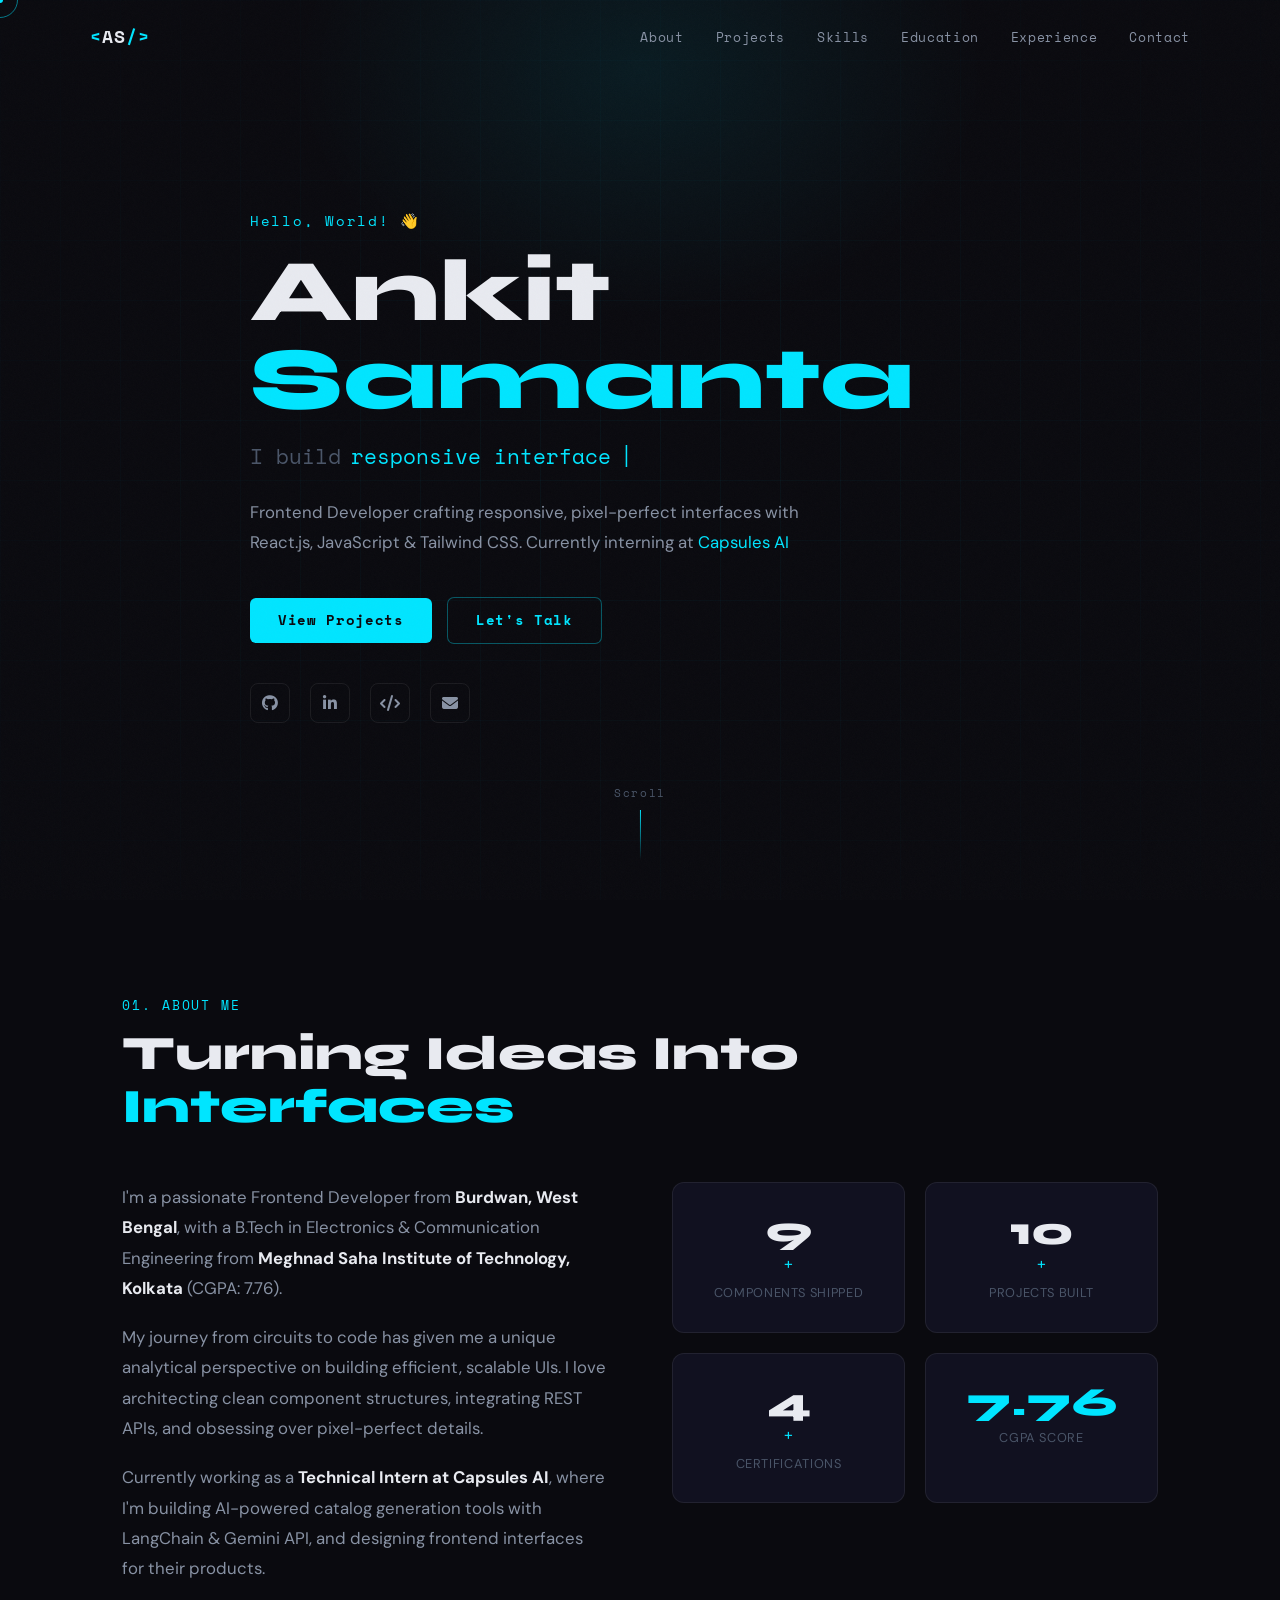
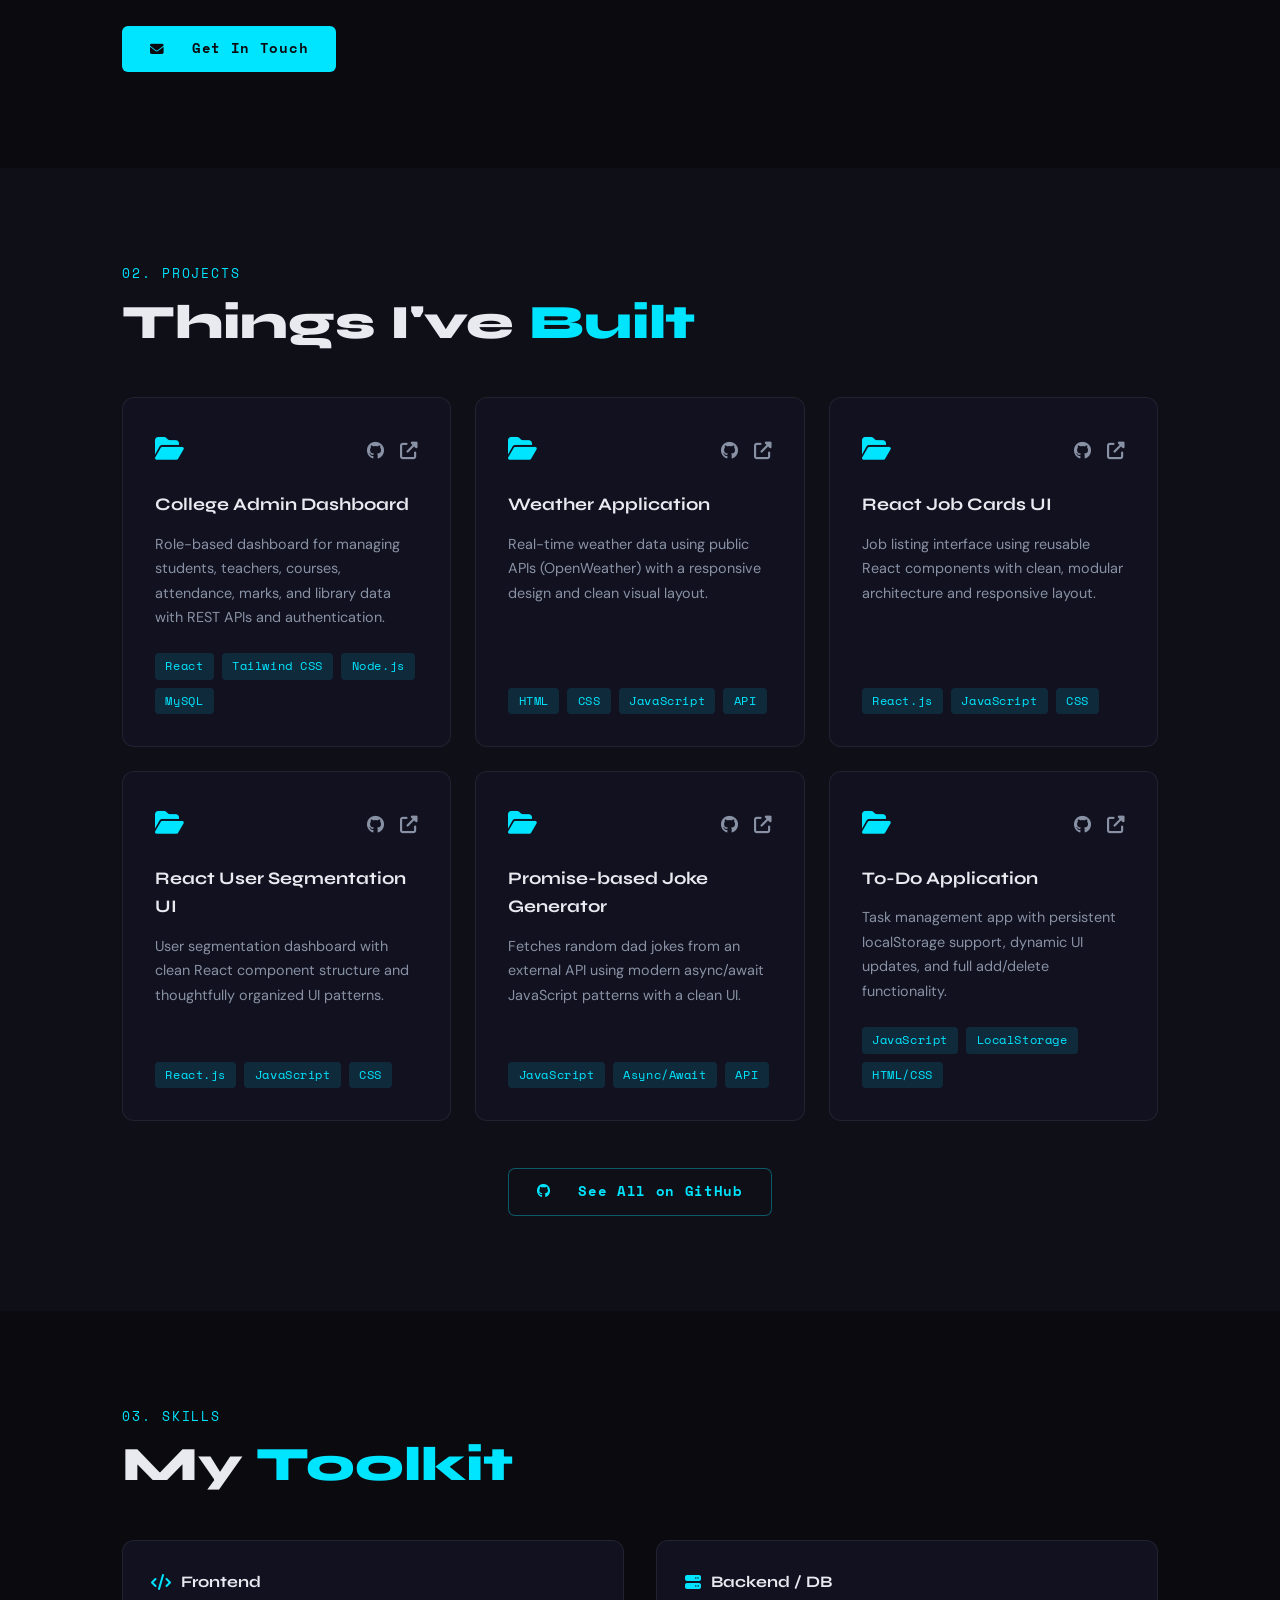
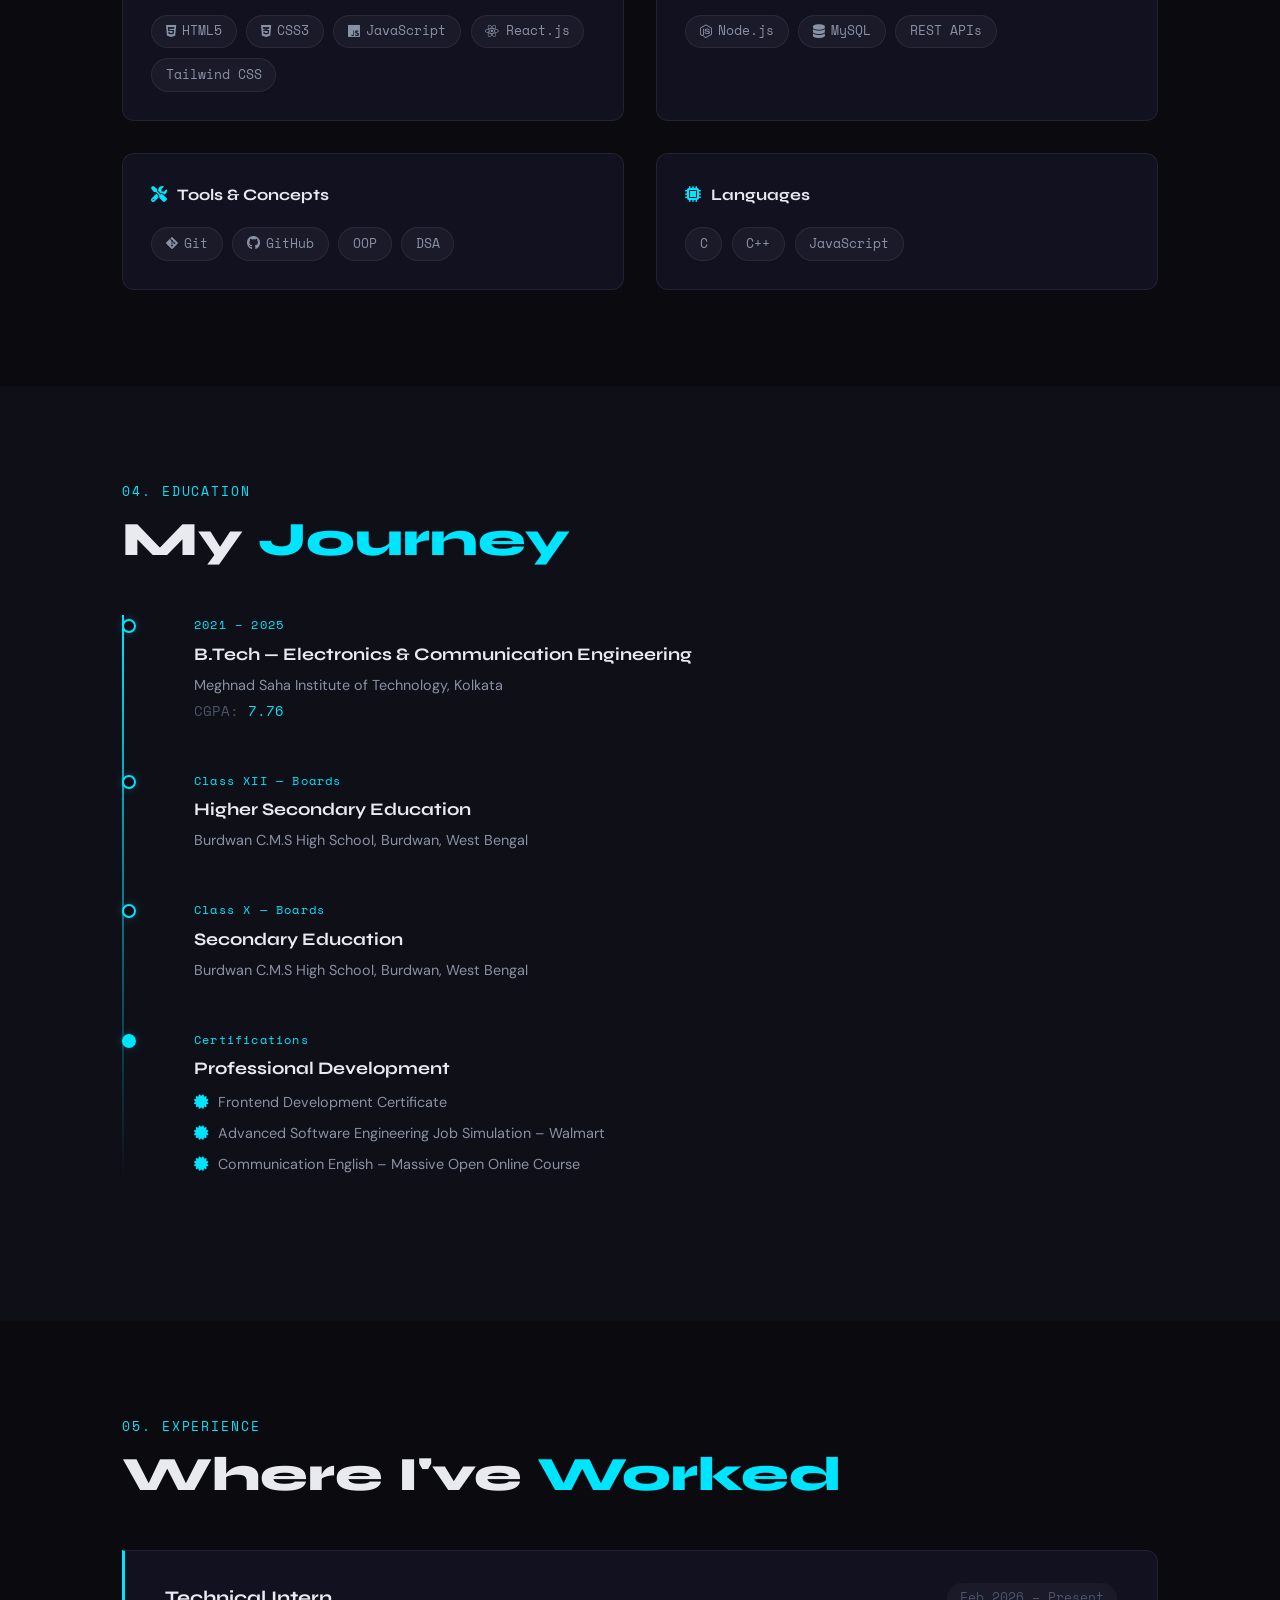
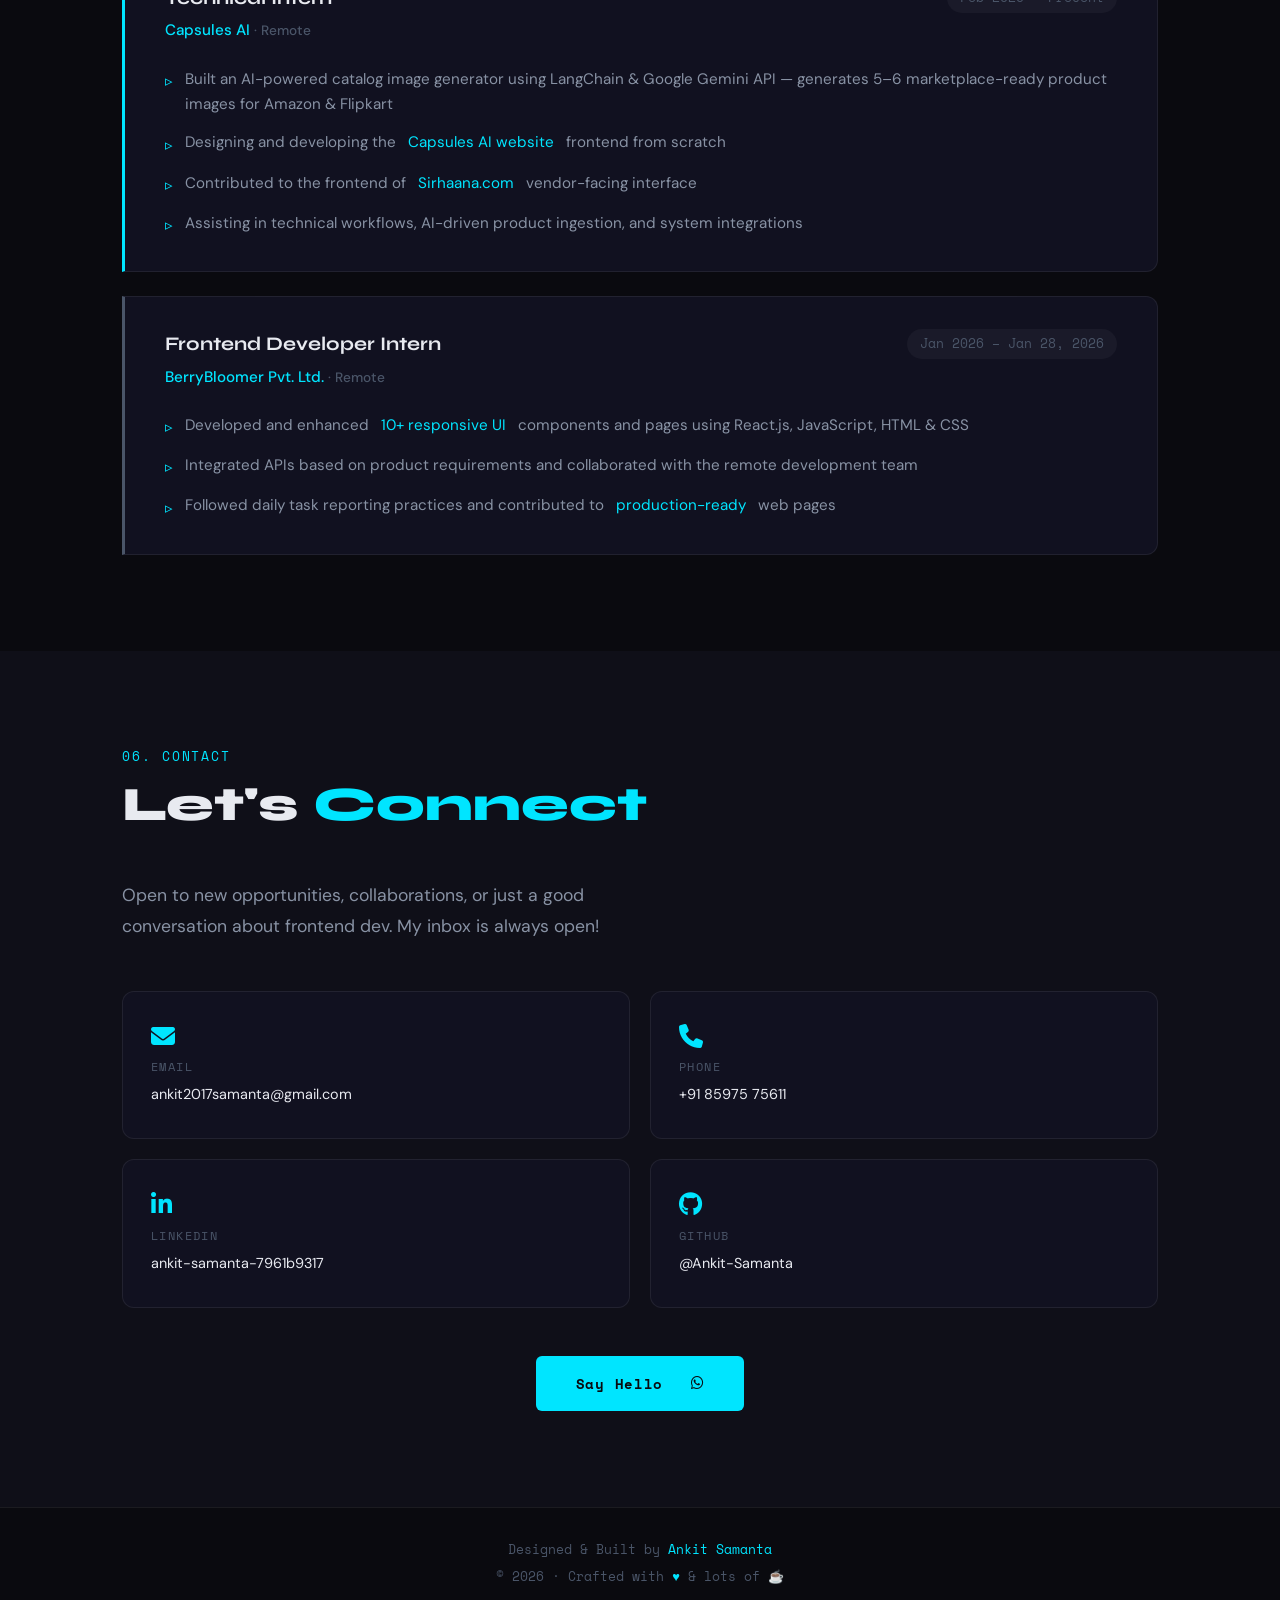
<file: index.html>
<!DOCTYPE html>
<html lang="en">
  <head>
    <meta charset="UTF-8" />
    <meta name="viewport" content="width=device-width, initial-scale=1.0" />
    <meta name="description" content="Ankit Samanta — Frontend Developer Portfolio" />
    <title>Ankit Samanta | Frontend Developer</title>

    <!-- Google Fonts -->
    <link rel="preconnect" href="https://fonts.googleapis.com" />
    <link rel="preconnect" href="https://fonts.gstatic.com" crossorigin />
    <link
      href="https://fonts.googleapis.com/css2?family=Space+Mono:wght@400;700&family=Syne:wght@400;500;600;700;800&family=DM+Sans:wght@300;400;500&display=swap"
      rel="stylesheet"
    />

    <!-- Icons -->
    <link
      rel="stylesheet"
      href="https://cdnjs.cloudflare.com/ajax/libs/font-awesome/6.5.0/css/all.min.css"
    />

    <!-- Stylesheets -->
    <link rel="stylesheet" href="css/reset.css" />
    <link rel="stylesheet" href="css/variables.css" />
    <link rel="stylesheet" href="css/layout.css" />
    <link rel="stylesheet" href="css/components.css" />
    <link rel="stylesheet" href="css/animations.css" />
    <link rel="stylesheet" href="css/responsive.css" />
  </head>
  <body>

    <!-- CURSOR -->
    <div class="cursor-dot" id="cursorDot"></div>
    <div class="cursor-outline" id="cursorOutline"></div>

    <!-- NOISE OVERLAY -->
    <div class="noise-overlay" aria-hidden="true"></div>

   <!-- ========== NAVBAR ========== -->
    <header class="navbar" id="navbar">
      <div class="nav-container">
        <a href="#hero" class="nav-logo">
          <span class="logo-bracket">&lt;</span>AS<span class="logo-bracket">/&gt;</span>
        </a>
        <nav class="nav-links" id="navLinks">
          <a href="#about" class="nav-link" data-text="About">About</a>
          <a href="#projects" class="nav-link" data-text="Projects">Projects</a>
          <a href="#skills" class="nav-link" data-text="Skills">Skills</a>
          <a href="#education" class="nav-link" data-text="Education">Education</a>
          <a href="#experience" class="nav-link" data-text="Experience">Experience</a>
          <a href="#contact" class="nav-link" data-text="Contact">Contact</a>
        </nav>
        <button class="hamburger" id="hamburger" aria-label="Toggle menu">
          <span></span><span></span><span></span>
        </button>
      </div>
    </header>

    <!-- ========== HERO ========== -->
    <section class="hero" id="hero">
      <div class="hero-bg-grid" aria-hidden="true"></div>
      <div class="hero-glow" aria-hidden="true"></div>

      <div class="hero-content">
        <p class="hero-greeting reveal-up" style="--delay: 0s">Hello, World! 👋</p>
        <h1 class="hero-name reveal-up" style="--delay: 0.15s">
          Ankit <span class="accent-text">Samanta</span>
        </h1>
        <div class="hero-role-wrapper reveal-up" style="--delay: 0.3s">
          <span class="hero-role-prefix">I build</span>
          <span class="hero-typewriter" id="typewriter"></span>
          <span class="cursor-blink">|</span>
        </div>
        <p class="hero-bio reveal-up" style="--delay: 0.45s">
          Frontend Developer crafting responsive, pixel-perfect interfaces with
          React.js, JavaScript &amp; Tailwind CSS. Currently interning at
          <span class="accent-text">Capsules AI</span>
        </p>
        <div class="hero-cta-group reveal-up" style="--delay: 0.6s">
          <a href="#projects" class="btn btn-primary">View Projects</a>
          <a href="#contact" class="btn btn-ghost">Let's Talk</a>
        </div>
        <div class="hero-socials reveal-up" style="--delay: 0.75s">
          <a href="https://github.com/Ankit-Samanta" target="_blank" rel="noopener" class="social-icon" aria-label="GitHub">
            <i class="fab fa-github"></i>
          </a>
          <a href="https://www.linkedin.com/in/ankit-samanta-7961b9317/" target="_blank" rel="noopener" class="social-icon" aria-label="LinkedIn">
            <i class="fab fa-linkedin-in"></i>
          </a>
          <a href="https://leetcode.com/u/Ankit_Samanta/" target="_blank" rel="noopener" class="social-icon" aria-label="LeetCode">
            <i class="fas fa-code"></i>
          </a>
          <a href="mailto:ankit2017samanta@gmail.com" class="social-icon" aria-label="Email">
            <i class="fas fa-envelope"></i>
          </a>
        </div>
      </div>

      <div class="hero-scroll-indicator">
        <span>Scroll</span>
        <div class="scroll-line"></div>
      </div>
    </section>

   
    <!-- ========== ABOUT ========== -->
    <section class="section" id="about">
      <div class="container">
        <div class="section-label reveal-up">01. About Me</div>
        <h2 class="section-title reveal-up">Turning Ideas Into<br /><span class="accent-text">Interfaces</span></h2>
 
        <div class="about-grid">
          <div class="about-text reveal-up">
            <p>
              I'm a passionate Frontend Developer from <strong>Burdwan, West Bengal</strong>,
              with a B.Tech in Electronics &amp; Communication Engineering from
              <strong>Meghnad Saha Institute of Technology, Kolkata</strong> (CGPA: 7.76).
            </p>
            <p>
              My journey from circuits to code has given me a unique analytical perspective
              on building efficient, scalable UIs. I love architecting clean component
              structures, integrating REST APIs, and obsessing over pixel-perfect details.
            </p>
            <p>
              Currently working as a <strong>Technical Intern at Capsules AI</strong>, where I'm
              building AI-powered catalog generation tools with LangChain &amp; Gemini API,
              and designing frontend interfaces for their products.
            </p>
            <a href="mailto:ankit2017samanta@gmail.com" class="btn btn-primary" style="margin-top:1.5rem;">
              <i class="fas fa-envelope"></i> &nbsp; Get In Touch
            </a>
          </div>
 
          <div class="about-stats reveal-up" style="--delay: 0.2s">
            <div class="stat-card">
              <span class="stat-number" data-target="10">0</span><span class="accent-text">+</span>
              <span class="stat-label">Components Shipped</span>
            </div>
            <div class="stat-card">
              <span class="stat-number" data-target="11">0</span><span class="accent-text">+</span>
              <span class="stat-label">Projects Built</span>
            </div>
            <div class="stat-card">
              <span class="stat-number" data-target="5">0</span><span class="accent-text">+</span>
              <span class="stat-label">Certifications</span>
            </div>
            <div class="stat-card">
              <span class="stat-cgpa">7.76</span>
              <span class="stat-label">CGPA Score</span>
            </div>
          </div>
        </div>
      </div>
    </section>

    <!-- ========== PROJECTS ========== -->
    <section class="section section-alt" id="projects">
      <div class="container">
        <div class="section-label reveal-up">02. Projects</div>
        <h2 class="section-title reveal-up">Things I've <span class="accent-text">Built</span></h2>

        <div class="projects-grid" id="projectsGrid">

          <!-- Project 1 -->
          <article class="project-card reveal-up" style="--delay: 0s">
            <div class="project-card-inner">
              <div class="project-top">
                <span class="project-folder"><i class="fas fa-folder-open"></i></span>
                <div class="project-links">
                  <a href="https://github.com/Ankit-Samanta/college-admin-dashboard" target="_blank" rel="noopener" title="GitHub"><i class="fab fa-github"></i></a>
                  <a href="https://college-admin-dashboard-production.up.railway.app/" target="_blank" rel="noopener" title="Live Demo"><i class="fas fa-external-link-alt"></i></a>
                </div>
              </div>
              <h3 class="project-title">College Admin Dashboard</h3>
              <p class="project-desc">Role-based dashboard for managing students, teachers, courses, attendance, marks, and library data with REST APIs and authentication.</p>
              <div class="project-tags">
                <span class="tag">React</span>
                <span class="tag">Tailwind CSS</span>
                <span class="tag">Node.js</span>
                <span class="tag">MySQL</span>
              </div>
            </div>
          </article>

          <!-- Project 2 -->
          <article class="project-card reveal-up" style="--delay: 0.1s">
            <div class="project-card-inner">
              <div class="project-top">
                <span class="project-folder"><i class="fas fa-folder-open"></i></span>
                <div class="project-links">
                  <a href="https://github.com/Ankit-Samanta/weather-app" target="_blank" rel="noopener" title="GitHub"><i class="fab fa-github"></i></a>
                  <a href="https://weather-application-ankit.netlify.app/" target="_blank" rel="noopener" title="Live Demo"><i class="fas fa-external-link-alt"></i></a>
                </div>
              </div>
              <h3 class="project-title">Weather Application</h3>
              <p class="project-desc">Real-time weather data using public APIs (OpenWeather) with a responsive design and clean visual layout.</p>
              <div class="project-tags">
                <span class="tag">HTML</span>
                <span class="tag">CSS</span>
                <span class="tag">JavaScript</span>
                <span class="tag">API</span>
              </div>
            </div>
          </article>

          <!-- Project 3 -->
          <article class="project-card reveal-up" style="--delay: 0.2s">
            <div class="project-card-inner">
              <div class="project-top">
                <span class="project-folder"><i class="fas fa-folder-open"></i></span>
                <div class="project-links">
                  <a href="https://github.com/Ankit-Samanta/react-job-cards-ui" target="_blank" rel="noopener" title="GitHub"><i class="fab fa-github"></i></a>
                  <a href="https://react-job-cards-ui-git-main-ankit-samantas-projects.vercel.app/" target="_blank" rel="noopener" title="Live Demo"><i class="fas fa-external-link-alt"></i></a>
                </div>
              </div>
              <h3 class="project-title">React Job Cards UI</h3>
              <p class="project-desc">Job listing interface using reusable React components with clean, modular architecture and responsive layout.</p>
              <div class="project-tags">
                <span class="tag">React.js</span>
                <span class="tag">JavaScript</span>
                <span class="tag">CSS</span>
              </div>
            </div>
          </article>

          <!-- Project 4 -->
          <article class="project-card reveal-up" style="--delay: 0.3s">
            <div class="project-card-inner">
              <div class="project-top">
                <span class="project-folder"><i class="fas fa-folder-open"></i></span>
                <div class="project-links">
                  <a href="https://github.com/Ankit-Samanta/react-user-segmentation-ui" target="_blank" rel="noopener" title="GitHub"><i class="fab fa-github"></i></a>
                  <a href="https://react-user-segmentation-ui-ankit-samantas-projects.vercel.app/" target="_blank" rel="noopener" title="Live Demo"><i class="fas fa-external-link-alt"></i></a>
                </div>
              </div>
              <h3 class="project-title">React User Segmentation UI</h3>
              <p class="project-desc">User segmentation dashboard with clean React component structure and thoughtfully organized UI patterns.</p>
              <div class="project-tags">
                <span class="tag">React.js</span>
                <span class="tag">JavaScript</span>
                <span class="tag">CSS</span>
              </div>
            </div>
          </article>

          <!-- Project 5 -->
          <article class="project-card reveal-up" style="--delay: 0.4s">
            <div class="project-card-inner">
              <div class="project-top">
                <span class="project-folder"><i class="fas fa-folder-open"></i></span>
                <div class="project-links">
                  <a href="https://github.com/Ankit-Samanta/promises-joke-generator" target="_blank" rel="noopener" title="GitHub"><i class="fab fa-github"></i></a>
                  <a href="https://promises-joke-generator-ankit.netlify.app/" target="_blank" rel="noopener" title="Live Demo"><i class="fas fa-external-link-alt"></i></a>
                </div>
              </div>
              <h3 class="project-title">Promise-based Joke Generator</h3>
              <p class="project-desc">Fetches random dad jokes from an external API using modern async/await JavaScript patterns with a clean UI.</p>
              <div class="project-tags">
                <span class="tag">JavaScript</span>
                <span class="tag">Async/Await</span>
                <span class="tag">API</span>
              </div>
            </div>
          </article>

          <!-- Project 6 -->
          <article class="project-card reveal-up" style="--delay: 0.5s">
            <div class="project-card-inner">
              <div class="project-top">
                <span class="project-folder"><i class="fas fa-folder-open"></i></span>
                <div class="project-links">
                  <a href="https://github.com/Ankit-Samanta/todo-localstorage-app" target="_blank" rel="noopener" title="GitHub"><i class="fab fa-github"></i></a>
                  <a href="https://todo-application-ankit.netlify.app/" target="_blank" rel="noopener" title="Live Demo"><i class="fas fa-external-link-alt"></i></a>
                </div>
              </div>
              <h3 class="project-title">To-Do Application</h3>
              <p class="project-desc">Task management app with persistent localStorage support, dynamic UI updates, and full add/delete functionality.</p>
              <div class="project-tags">
                <span class="tag">JavaScript</span>
                <span class="tag">LocalStorage</span>
                <span class="tag">HTML/CSS</span>
              </div>
            </div>
          </article>

        </div>

        <div class="projects-more reveal-up">
          <a href="https://github.com/Ankit-Samanta" target="_blank" rel="noopener" class="btn btn-ghost">
            <i class="fab fa-github"></i> &nbsp; See All on GitHub
          </a>
        </div>
      </div>
    </section>

    <!-- ========== SKILLS ========== -->
    <section class="section" id="skills">
      <div class="container">
        <div class="section-label reveal-up">03. Skills</div>
        <h2 class="section-title reveal-up">My <span class="accent-text">Toolkit</span></h2>

        <div class="skills-grid">

          <div class="skill-category reveal-up" style="--delay: 0s">
            <h3 class="skill-cat-title"><i class="fas fa-code"></i> Frontend</h3>
            <div class="skill-pills">
              <span class="skill-pill"><i class="fab fa-html5"></i> HTML5</span>
              <span class="skill-pill"><i class="fab fa-css3-alt"></i> CSS3</span>
              <span class="skill-pill"><i class="fab fa-js"></i> JavaScript</span>
              <span class="skill-pill"><i class="fab fa-react"></i> React.js</span>
              <span class="skill-pill">Tailwind CSS</span>
            </div>
          </div>

          <div class="skill-category reveal-up" style="--delay: 0.1s">
            <h3 class="skill-cat-title"><i class="fas fa-server"></i> Backend / DB</h3>
            <div class="skill-pills">
              <span class="skill-pill"><i class="fab fa-node-js"></i> Node.js</span>
              <span class="skill-pill"><i class="fas fa-database"></i> MySQL</span>
              <span class="skill-pill">REST APIs</span>
            </div>
          </div>

          <div class="skill-category reveal-up" style="--delay: 0.2s">
            <h3 class="skill-cat-title"><i class="fas fa-tools"></i> Tools & Concepts</h3>
            <div class="skill-pills">
              <span class="skill-pill"><i class="fab fa-git-alt"></i> Git</span>
              <span class="skill-pill"><i class="fab fa-github"></i> GitHub</span>
              <span class="skill-pill">OOP</span>
              <span class="skill-pill">DSA</span>
            </div>
          </div>

          <div class="skill-category reveal-up" style="--delay: 0.3s">
            <h3 class="skill-cat-title"><i class="fas fa-microchip"></i> Languages</h3>
            <div class="skill-pills">
              <span class="skill-pill">C</span>
              <span class="skill-pill">C++</span>
              <span class="skill-pill">JavaScript</span>
            </div>
          </div>

        </div>
      </div>
    </section>

    <!-- ========== EDUCATION ========== -->
    <section class="section section-alt" id="education">
      <div class="container">
        <div class="section-label reveal-up">04. Education</div>
        <h2 class="section-title reveal-up">My <span class="accent-text">Journey</span></h2>

        <div class="timeline">

          <div class="timeline-item reveal-up" style="--delay: 0s">
            <div class="timeline-dot"></div>
            <div class="timeline-content">
              <span class="timeline-year">2021 – 2025</span>
              <h3 class="timeline-title">B.Tech — Electronics & Communication Engineering</h3>
              <p class="timeline-org">Meghnad Saha Institute of Technology, Kolkata</p>
              <p class="timeline-detail">CGPA: <span class="accent-text">7.76</span></p>
            </div>
          </div>

          <div class="timeline-item reveal-up" style="--delay: 0.15s">
            <div class="timeline-dot"></div>
            <div class="timeline-content">
              <span class="timeline-year">Class XII — Boards</span>
              <h3 class="timeline-title">Higher Secondary Education</h3>
              <p class="timeline-org">Burdwan C.M.S High School, Burdwan, West Bengal</p>
            </div>
          </div>

          <div class="timeline-item reveal-up" style="--delay: 0.3s">
            <div class="timeline-dot"></div>
            <div class="timeline-content">
              <span class="timeline-year">Class X — Boards</span>
              <h3 class="timeline-title">Secondary Education</h3>
              <p class="timeline-org">Burdwan C.M.S High School, Burdwan, West Bengal</p>
            </div>
          </div>

          <div class="timeline-item reveal-up certifications" style="--delay: 0.45s">
            <div class="timeline-dot timeline-dot--accent"></div>
            <div class="timeline-content">
              <span class="timeline-year">Certifications</span>
              <h3 class="timeline-title">Professional Development</h3>
              <ul class="cert-list">
                <li><i class="fas fa-certificate"></i> Frontend Development Certificate</li>
                <li><i class="fas fa-certificate"></i> Advanced Software Engineering Job Simulation – Walmart</li>
                <li><i class="fas fa-certificate"></i> Communication English – Massive Open Online Course</li>
              </ul>
            </div>
          </div>

        </div>
      </div>
    </section>

    
    <!-- ========== EXPERIENCE ========== -->
    <section class="section" id="experience">
      <div class="container">
        <div class="section-label reveal-up">05. Experience</div>
        <h2 class="section-title reveal-up">Where I've <span class="accent-text">Worked</span></h2>
        <!-- Capsules AI — Current -->
        <div class="exp-card reveal-up" style="--delay: 0s">
          <div class="exp-header">
            <div>
              <h3 class="exp-title">Technical Intern</h3>
              <p class="exp-company">Capsules AI <span class="exp-type">· Remote</span></p>
            </div>
            <span class="exp-period">Feb 2026 – Present</span>
          </div>
          <ul class="exp-bullets">
            <li>Built an AI-powered catalog image generator using LangChain &amp; Google Gemini API — generates 5–6 marketplace-ready product images for Amazon &amp; Flipkart</li>
            <li>Designing and developing the <span class="accent-text">Capsules AI website</span> frontend from scratch</li>
            <li>Contributed to the frontend of <span class="accent-text">Sirhaana.com</span> vendor-facing interface</li>
            <li>Assisting in technical workflows, AI-driven product ingestion, and system integrations</li>
          </ul>
        </div>
 
        <!-- BerryBloomer — Completed -->
        <div class="exp-card completed reveal-up" style="--delay: 0.15s; margin-top: 1.5rem;">
          <div class="exp-header">
            <div>
              <h3 class="exp-title">Frontend Developer Intern</h3>
              <p class="exp-company">BerryBloomer Pvt. Ltd. <span class="exp-type">· Remote</span></p>
            </div>
            <span class="exp-period">Jan 2026 – Jan 28, 2026</span>
          </div>
          <ul class="exp-bullets">
            <li>Developed and enhanced <span class="accent-text">10+ responsive UI</span> components and pages using React.js, JavaScript, HTML &amp; CSS</li>
            <li>Integrated APIs based on product requirements and collaborated with the remote development team</li>
            <li>Followed daily task reporting practices and contributed to <span class="accent-text">production-ready</span> web pages</li>
          </ul>
        </div>
      </div>
    </section>
 
    <!-- ========== CONTACT ========== -->
    <section class="section section-alt" id="contact">
      <div class="container">
        <div class="section-label reveal-up">06. Contact</div>
        <h2 class="section-title reveal-up">Let's <span class="accent-text">Connect</span></h2>
        <p class="contact-sub reveal-up">
          Open to new opportunities, collaborations, or just a good conversation about frontend dev.
          My inbox is always open!
        </p>
 
        <div class="contact-grid reveal-up" style="--delay: 0.2s">
          <a href="mailto:ankit2017samanta@gmail.com" class="contact-card">
            <i class="fas fa-envelope"></i>
            <span class="contact-label">Email</span>
            <span class="contact-value">ankit2017samanta@gmail.com</span>
          </a>
          <a href="tel:8597575611" class="contact-card">
            <i class="fas fa-phone"></i>
            <span class="contact-label">Phone</span>
            <span class="contact-value">+91 85975 75611</span>
          </a>
          <a href="https://www.linkedin.com/in/ankit-samanta-7961b9317/" target="_blank" rel="noopener" class="contact-card">
            <i class="fab fa-linkedin-in"></i>
            <span class="contact-label">LinkedIn</span>
            <span class="contact-value">ankit-samanta-7961b9317</span>
          </a>
          <a href="https://github.com/Ankit-Samanta" target="_blank" rel="noopener" class="contact-card">
            <i class="fab fa-github"></i>
            <span class="contact-label">GitHub</span>
            <span class="contact-value">@Ankit-Samanta</span>
          </a>
        </div>
 
        <div class="contact-cta reveal-up" style="--delay: 0.4s">
          <a href="https://wa.me/918597575611?text=Hi%20Ankit!%20I%20came%20across%20your%20portfolio%20and%20would%20love%20to%20connect." target="_blank" rel="noopener" class="btn btn-primary btn-large">
            Say Hello &nbsp;<i class="fab fa-whatsapp"></i>
          </a>
        </div>
      </div>
    </section>

    <!-- ========== FOOTER ========== -->
    <footer class="footer">
      <div class="container">
        <p>Designed &amp; Built by <span class="accent-text">Ankit Samanta</span></p>
        <p class="footer-sub">© 2026 · Crafted with <span class="accent-text">♥</span> &amp; lots of ☕</p>
      </div>
    </footer>

    <!-- Scripts -->
    <!-- Scripts -->
    <script src="js/cursor.js"></script>
    <script src="js/navbar.js"></script>
    <script src="js/animations.js"></script>
    <script src="js/typewriter.js"></script>
    <script src="js/counter.js"></script>
  </body>
</html>
</file>
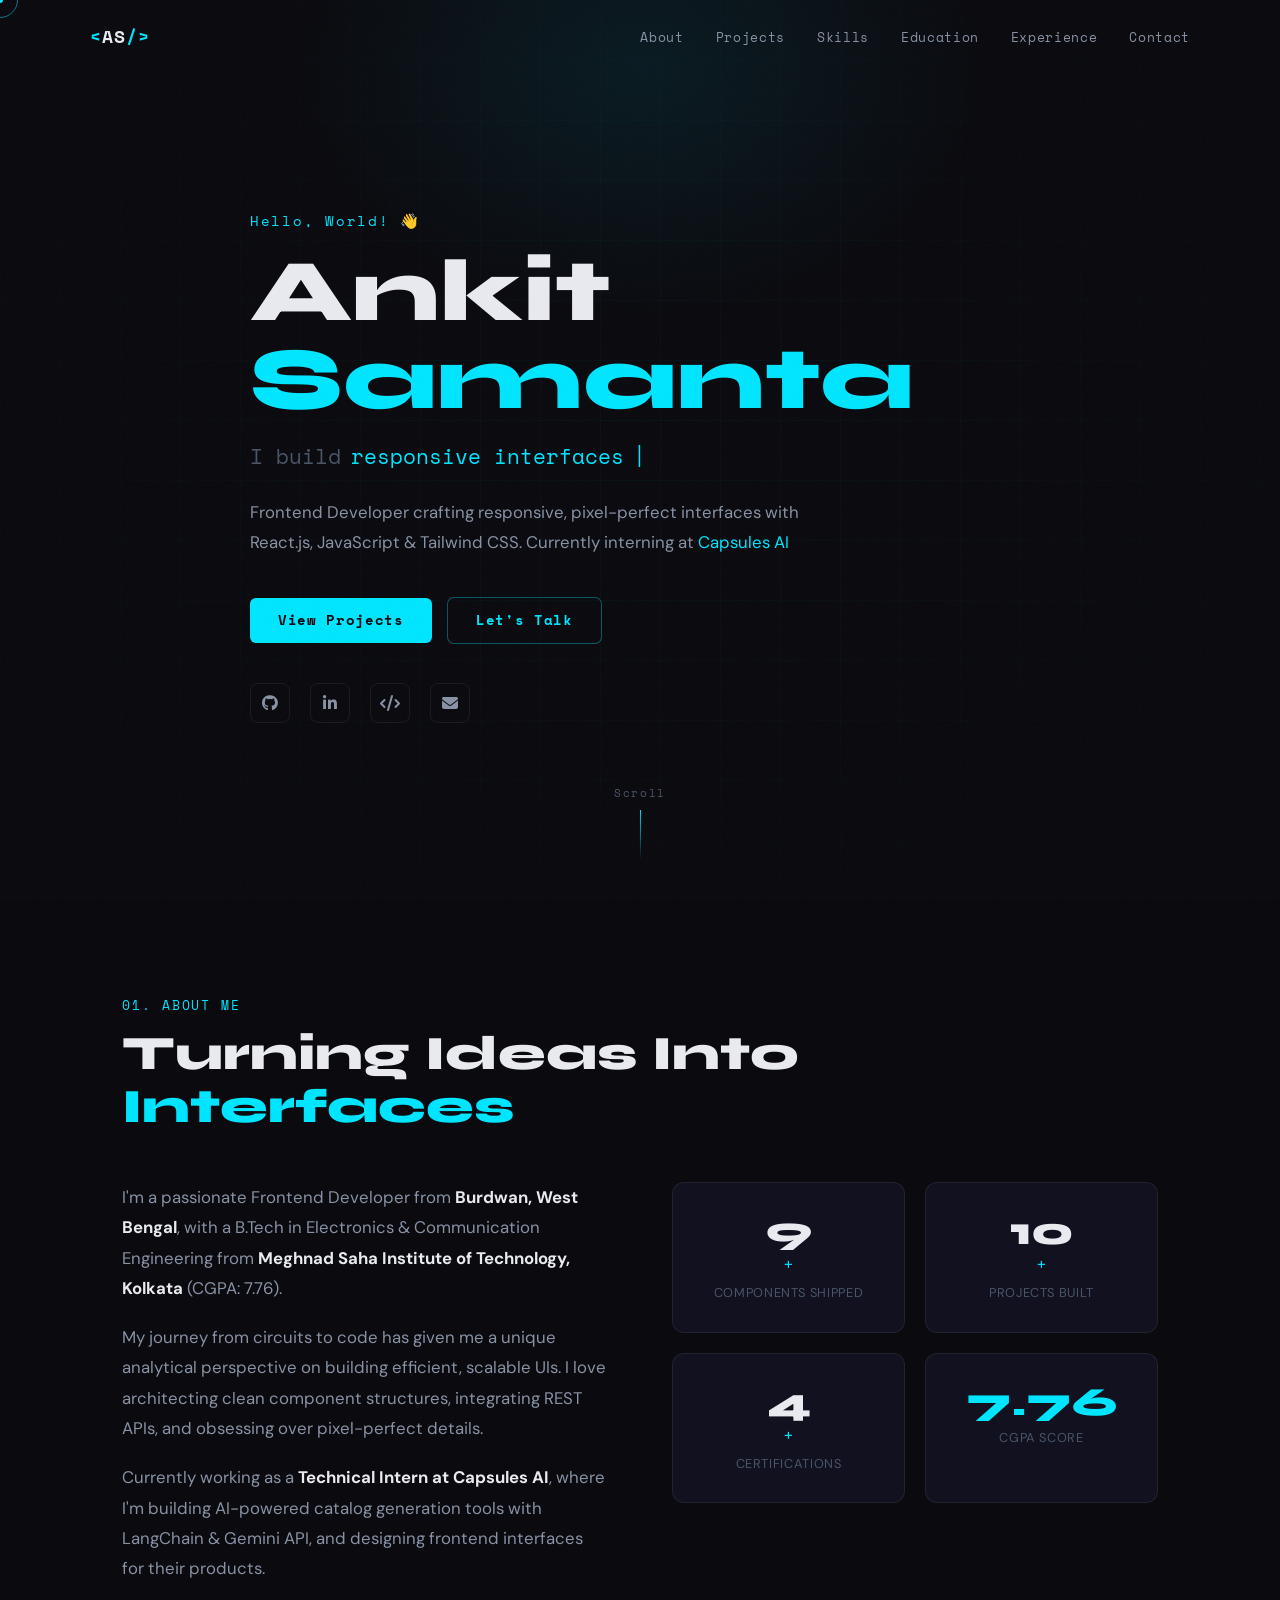
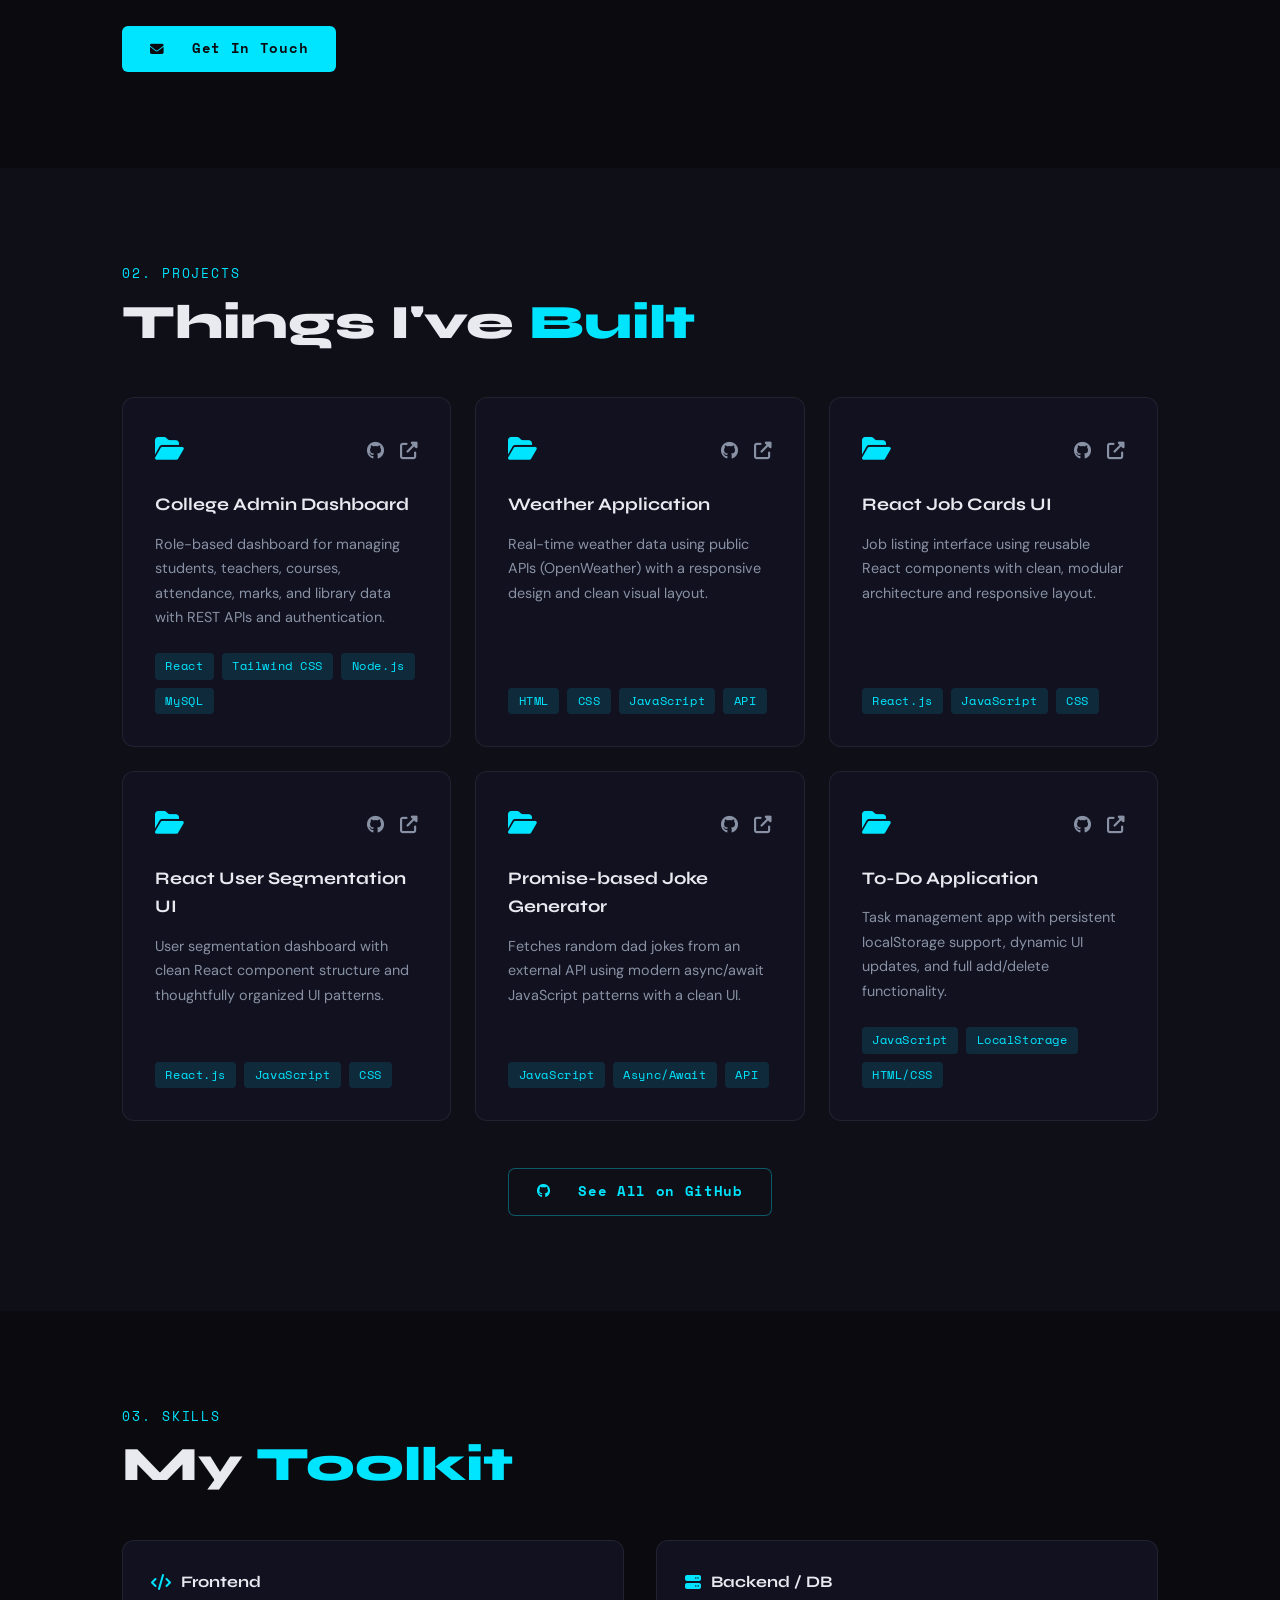
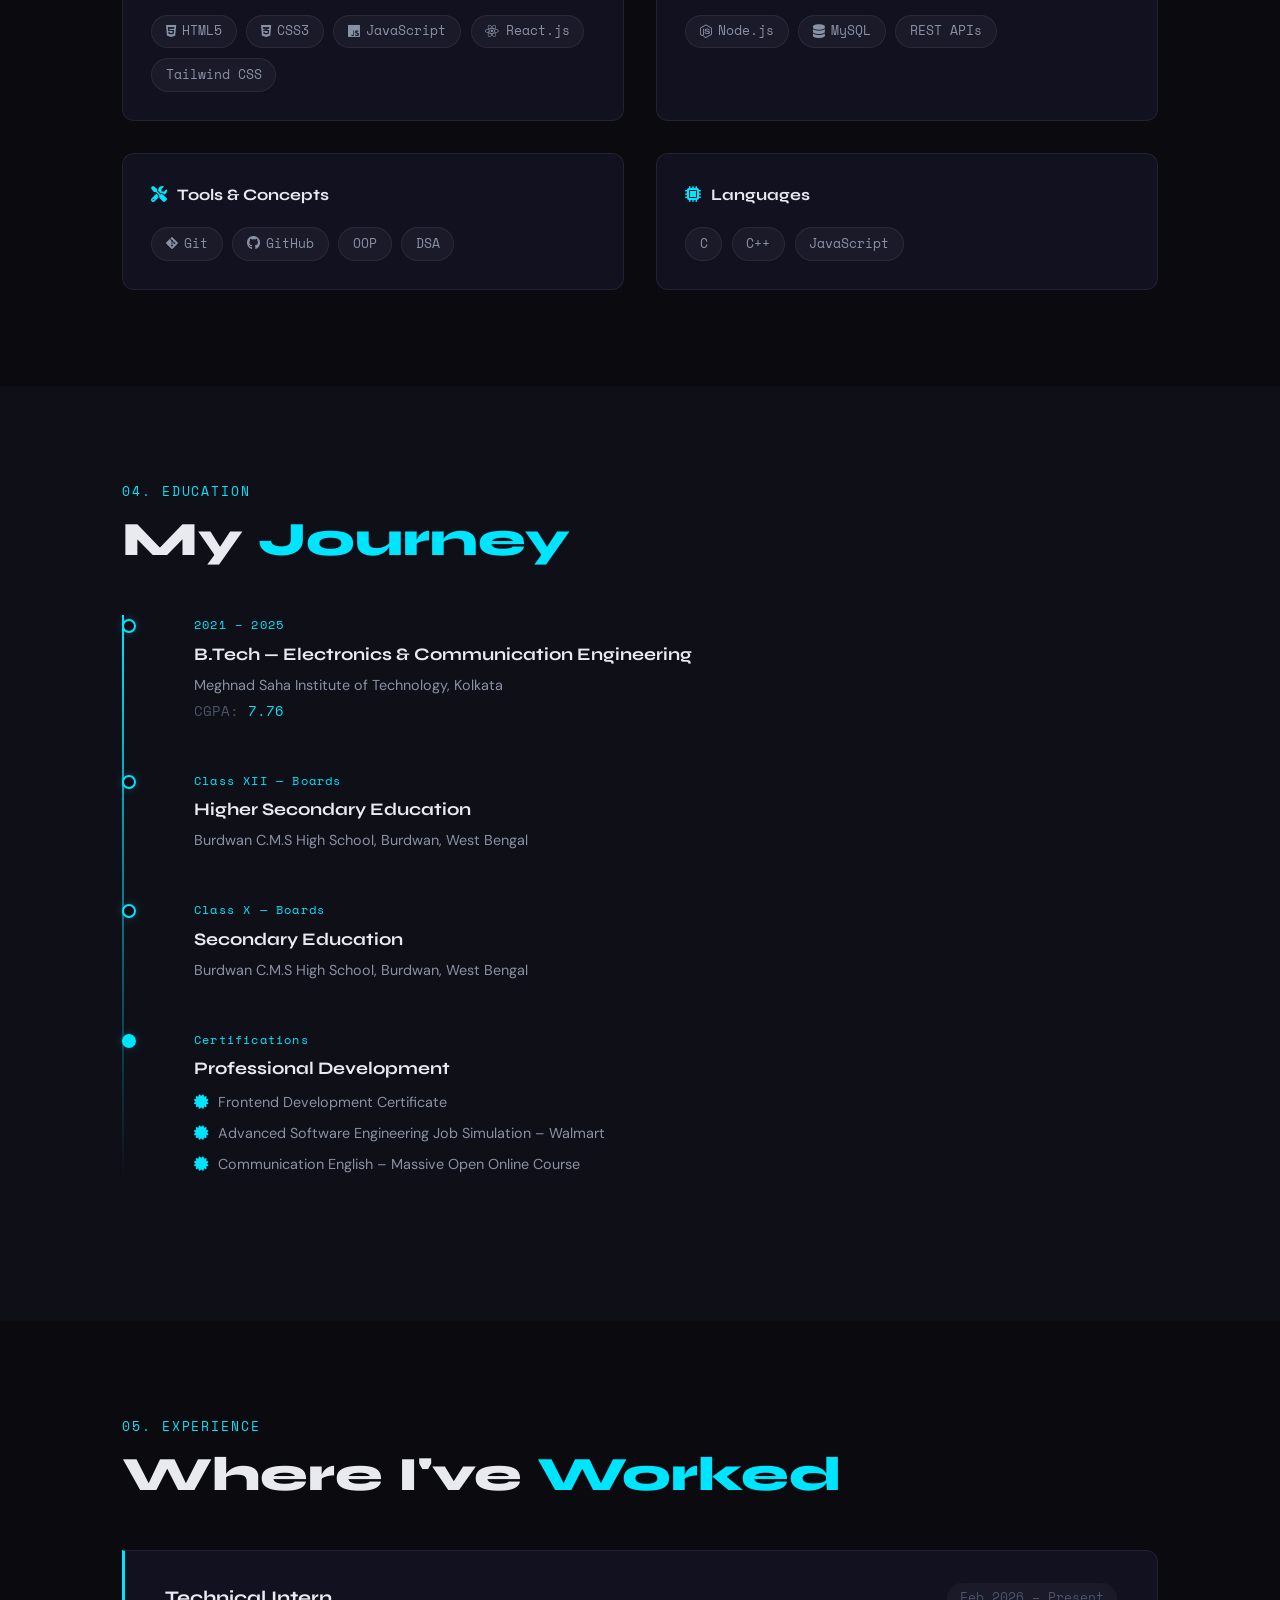
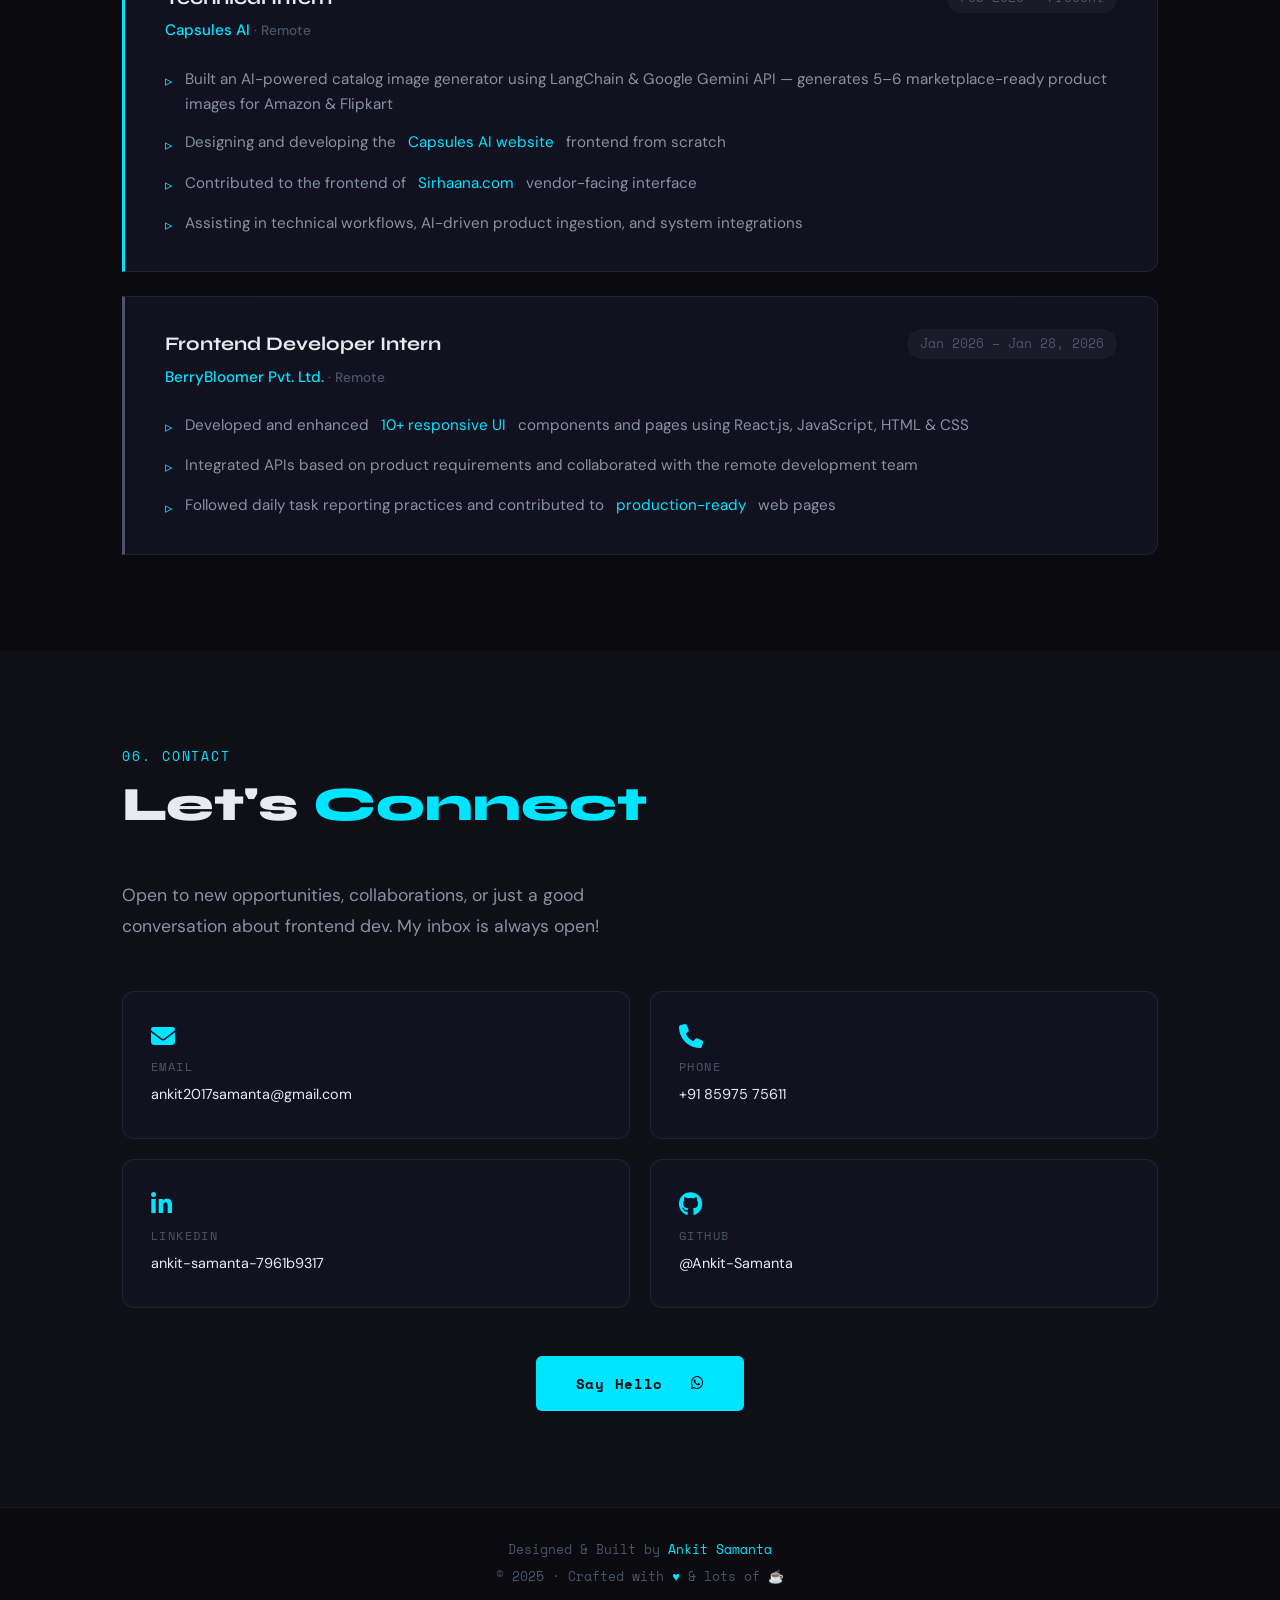
<file: index.min.html>
<!doctype html><html lang="en"><head><meta charset="UTF-8"><meta name="viewport" content="width=device-width,initial-scale=1"><meta name="description" content="Ankit Samanta — Frontend Developer Portfolio"><title>Ankit Samanta | Frontend Developer</title><link rel="preconnect" href="https://fonts.googleapis.com"><link rel="preconnect" href="https://fonts.gstatic.com" crossorigin><link href="https://fonts.googleapis.com/css2?family=Space+Mono:wght@400;700&family=Syne:wght@400;500;600;700;800&family=DM+Sans:wght@300;400;500&display=swap" rel="stylesheet"><link rel="stylesheet" href="https://cdnjs.cloudflare.com/ajax/libs/font-awesome/6.5.0/css/all.min.css"><link rel="stylesheet" href="css/reset.css"><link rel="stylesheet" href="css/variables.css"><link rel="stylesheet" href="css/layout.css"><link rel="stylesheet" href="css/components.css"><link rel="stylesheet" href="css/animations.css"><link rel="stylesheet" href="css/responsive.css"></head><body><div class="cursor-dot" id="cursorDot"></div><div class="cursor-outline" id="cursorOutline"></div><div class="noise-overlay" aria-hidden="true"></div><header class="navbar" id="navbar"><div class="nav-container"><a href="#hero" class="nav-logo"><span class="logo-bracket">&lt;</span>AS<span class="logo-bracket">/&gt;</span></a><nav class="nav-links" id="navLinks"><a href="#about" class="nav-link" data-text="About">About</a> <a href="#projects" class="nav-link" data-text="Projects">Projects</a> <a href="#skills" class="nav-link" data-text="Skills">Skills</a> <a href="#education" class="nav-link" data-text="Education">Education</a> <a href="#experience" class="nav-link" data-text="Experience">Experience</a> <a href="#contact" class="nav-link" data-text="Contact">Contact</a></nav><button class="hamburger" id="hamburger" aria-label="Toggle menu"><span></span><span></span><span></span></button></div></header><section class="hero" id="hero"><div class="hero-bg-grid" aria-hidden="true"></div><div class="hero-glow" aria-hidden="true"></div><div class="hero-content"><p class="hero-greeting reveal-up" style="--delay:0s">Hello, World! 👋</p><h1 class="hero-name reveal-up" style="--delay:0.15s">Ankit <span class="accent-text">Samanta</span></h1><div class="hero-role-wrapper reveal-up" style="--delay:0.3s"><span class="hero-role-prefix">I build</span> <span class="hero-typewriter" id="typewriter"></span> <span class="cursor-blink">|</span></div><p class="hero-bio reveal-up" style="--delay:0.45s">Frontend Developer crafting responsive, pixel-perfect interfaces with React.js, JavaScript &amp; Tailwind CSS. Currently interning at <span class="accent-text">Capsules AI</span></p><div class="hero-cta-group reveal-up" style="--delay:0.6s"><a href="#projects" class="btn btn-primary">View Projects</a> <a href="#contact" class="btn btn-ghost">Let's Talk</a></div><div class="hero-socials reveal-up" style="--delay:0.75s"><a href="https://github.com/Ankit-Samanta" target="_blank" rel="noopener" class="social-icon" aria-label="GitHub"><i class="fab fa-github"></i> </a><a href="https://www.linkedin.com/in/ankit-samanta-7961b9317/" target="_blank" rel="noopener" class="social-icon" aria-label="LinkedIn"><i class="fab fa-linkedin-in"></i> </a><a href="https://leetcode.com/u/Ankit_Samanta/" target="_blank" rel="noopener" class="social-icon" aria-label="LeetCode"><i class="fas fa-code"></i> </a><a href="mailto:ankit2017samanta@gmail.com" class="social-icon" aria-label="Email"><i class="fas fa-envelope"></i></a></div></div><div class="hero-scroll-indicator"><span>Scroll</span><div class="scroll-line"></div></div></section><section class="section" id="about"><div class="container"><div class="section-label reveal-up">01. About Me</div><h2 class="section-title reveal-up">Turning Ideas Into<br><span class="accent-text">Interfaces</span></h2><div class="about-grid"><div class="about-text reveal-up"><p>I'm a passionate Frontend Developer from <strong>Burdwan, West Bengal</strong>, with a B.Tech in Electronics &amp; Communication Engineering from <strong>Meghnad Saha Institute of Technology, Kolkata</strong> (CGPA: 7.76).</p><p>My journey from circuits to code has given me a unique analytical perspective on building efficient, scalable UIs. I love architecting clean component structures, integrating REST APIs, and obsessing over pixel-perfect details.</p><p>Currently working as a <strong>Technical Intern at Capsules AI</strong>, where I'm building AI-powered catalog generation tools with LangChain &amp; Gemini API, and designing frontend interfaces for their products.</p><a href="mailto:ankit2017samanta@gmail.com" class="btn btn-primary" style="margin-top:1.5rem"><i class="fas fa-envelope"></i> &nbsp; Get In Touch</a></div><div class="about-stats reveal-up" style="--delay:0.2s"><div class="stat-card"><span class="stat-number" data-target="10">0</span><span class="accent-text">+</span> <span class="stat-label">Components Shipped</span></div><div class="stat-card"><span class="stat-number" data-target="11">0</span><span class="accent-text">+</span> <span class="stat-label">Projects Built</span></div><div class="stat-card"><span class="stat-number" data-target="5">0</span><span class="accent-text">+</span> <span class="stat-label">Certifications</span></div><div class="stat-card"><span class="stat-cgpa">7.76</span> <span class="stat-label">CGPA Score</span></div></div></div></div></section><section class="section section-alt" id="projects"><div class="container"><div class="section-label reveal-up">02. Projects</div><h2 class="section-title reveal-up">Things I've <span class="accent-text">Built</span></h2><div class="projects-grid" id="projectsGrid"><article class="project-card reveal-up" style="--delay:0s"><div class="project-card-inner"><div class="project-top"><span class="project-folder"><i class="fas fa-folder-open"></i></span><div class="project-links"><a href="https://github.com/Ankit-Samanta/college-admin-dashboard" target="_blank" rel="noopener" title="GitHub"><i class="fab fa-github"></i></a> <a href="https://college-admin-dashboard-production.up.railway.app/" target="_blank" rel="noopener" title="Live Demo"><i class="fas fa-external-link-alt"></i></a></div></div><h3 class="project-title">College Admin Dashboard</h3><p class="project-desc">Role-based dashboard for managing students, teachers, courses, attendance, marks, and library data with REST APIs and authentication.</p><div class="project-tags"><span class="tag">React</span> <span class="tag">Tailwind CSS</span> <span class="tag">Node.js</span> <span class="tag">MySQL</span></div></div></article><article class="project-card reveal-up" style="--delay:0.1s"><div class="project-card-inner"><div class="project-top"><span class="project-folder"><i class="fas fa-folder-open"></i></span><div class="project-links"><a href="https://github.com/Ankit-Samanta/weather-app" target="_blank" rel="noopener" title="GitHub"><i class="fab fa-github"></i></a> <a href="https://weather-application-ankit.netlify.app/" target="_blank" rel="noopener" title="Live Demo"><i class="fas fa-external-link-alt"></i></a></div></div><h3 class="project-title">Weather Application</h3><p class="project-desc">Real-time weather data using public APIs (OpenWeather) with a responsive design and clean visual layout.</p><div class="project-tags"><span class="tag">HTML</span> <span class="tag">CSS</span> <span class="tag">JavaScript</span> <span class="tag">API</span></div></div></article><article class="project-card reveal-up" style="--delay:0.2s"><div class="project-card-inner"><div class="project-top"><span class="project-folder"><i class="fas fa-folder-open"></i></span><div class="project-links"><a href="https://github.com/Ankit-Samanta/react-job-cards-ui" target="_blank" rel="noopener" title="GitHub"><i class="fab fa-github"></i></a> <a href="https://react-job-cards-ui-git-main-ankit-samantas-projects.vercel.app/" target="_blank" rel="noopener" title="Live Demo"><i class="fas fa-external-link-alt"></i></a></div></div><h3 class="project-title">React Job Cards UI</h3><p class="project-desc">Job listing interface using reusable React components with clean, modular architecture and responsive layout.</p><div class="project-tags"><span class="tag">React.js</span> <span class="tag">JavaScript</span> <span class="tag">CSS</span></div></div></article><article class="project-card reveal-up" style="--delay:0.3s"><div class="project-card-inner"><div class="project-top"><span class="project-folder"><i class="fas fa-folder-open"></i></span><div class="project-links"><a href="https://github.com/Ankit-Samanta/react-user-segmentation-ui" target="_blank" rel="noopener" title="GitHub"><i class="fab fa-github"></i></a> <a href="https://react-user-segmentation-ui-ankit-samantas-projects.vercel.app/" target="_blank" rel="noopener" title="Live Demo"><i class="fas fa-external-link-alt"></i></a></div></div><h3 class="project-title">React User Segmentation UI</h3><p class="project-desc">User segmentation dashboard with clean React component structure and thoughtfully organized UI patterns.</p><div class="project-tags"><span class="tag">React.js</span> <span class="tag">JavaScript</span> <span class="tag">CSS</span></div></div></article><article class="project-card reveal-up" style="--delay:0.4s"><div class="project-card-inner"><div class="project-top"><span class="project-folder"><i class="fas fa-folder-open"></i></span><div class="project-links"><a href="https://github.com/Ankit-Samanta/promises-joke-generator" target="_blank" rel="noopener" title="GitHub"><i class="fab fa-github"></i></a> <a href="https://promises-joke-generator-ankit.netlify.app/" target="_blank" rel="noopener" title="Live Demo"><i class="fas fa-external-link-alt"></i></a></div></div><h3 class="project-title">Promise-based Joke Generator</h3><p class="project-desc">Fetches random dad jokes from an external API using modern async/await JavaScript patterns with a clean UI.</p><div class="project-tags"><span class="tag">JavaScript</span> <span class="tag">Async/Await</span> <span class="tag">API</span></div></div></article><article class="project-card reveal-up" style="--delay:0.5s"><div class="project-card-inner"><div class="project-top"><span class="project-folder"><i class="fas fa-folder-open"></i></span><div class="project-links"><a href="https://github.com/Ankit-Samanta/todo-localstorage-app" target="_blank" rel="noopener" title="GitHub"><i class="fab fa-github"></i></a> <a href="https://todo-application-ankit.netlify.app/" target="_blank" rel="noopener" title="Live Demo"><i class="fas fa-external-link-alt"></i></a></div></div><h3 class="project-title">To-Do Application</h3><p class="project-desc">Task management app with persistent localStorage support, dynamic UI updates, and full add/delete functionality.</p><div class="project-tags"><span class="tag">JavaScript</span> <span class="tag">LocalStorage</span> <span class="tag">HTML/CSS</span></div></div></article></div><div class="projects-more reveal-up"><a href="https://github.com/Ankit-Samanta" target="_blank" rel="noopener" class="btn btn-ghost"><i class="fab fa-github"></i> &nbsp; See All on GitHub</a></div></div></section><section class="section" id="skills"><div class="container"><div class="section-label reveal-up">03. Skills</div><h2 class="section-title reveal-up">My <span class="accent-text">Toolkit</span></h2><div class="skills-grid"><div class="skill-category reveal-up" style="--delay:0s"><h3 class="skill-cat-title"><i class="fas fa-code"></i> Frontend</h3><div class="skill-pills"><span class="skill-pill"><i class="fab fa-html5"></i> HTML5</span> <span class="skill-pill"><i class="fab fa-css3-alt"></i> CSS3</span> <span class="skill-pill"><i class="fab fa-js"></i> JavaScript</span> <span class="skill-pill"><i class="fab fa-react"></i> React.js</span> <span class="skill-pill">Tailwind CSS</span></div></div><div class="skill-category reveal-up" style="--delay:0.1s"><h3 class="skill-cat-title"><i class="fas fa-server"></i> Backend / DB</h3><div class="skill-pills"><span class="skill-pill"><i class="fab fa-node-js"></i> Node.js</span> <span class="skill-pill"><i class="fas fa-database"></i> MySQL</span> <span class="skill-pill">REST APIs</span></div></div><div class="skill-category reveal-up" style="--delay:0.2s"><h3 class="skill-cat-title"><i class="fas fa-tools"></i> Tools & Concepts</h3><div class="skill-pills"><span class="skill-pill"><i class="fab fa-git-alt"></i> Git</span> <span class="skill-pill"><i class="fab fa-github"></i> GitHub</span> <span class="skill-pill">OOP</span> <span class="skill-pill">DSA</span></div></div><div class="skill-category reveal-up" style="--delay:0.3s"><h3 class="skill-cat-title"><i class="fas fa-microchip"></i> Languages</h3><div class="skill-pills"><span class="skill-pill">C</span> <span class="skill-pill">C++</span> <span class="skill-pill">JavaScript</span></div></div></div></div></section><section class="section section-alt" id="education"><div class="container"><div class="section-label reveal-up">04. Education</div><h2 class="section-title reveal-up">My <span class="accent-text">Journey</span></h2><div class="timeline"><div class="timeline-item reveal-up" style="--delay:0s"><div class="timeline-dot"></div><div class="timeline-content"><span class="timeline-year">2021 – 2025</span><h3 class="timeline-title">B.Tech — Electronics & Communication Engineering</h3><p class="timeline-org">Meghnad Saha Institute of Technology, Kolkata</p><p class="timeline-detail">CGPA: <span class="accent-text">7.76</span></p></div></div><div class="timeline-item reveal-up" style="--delay:0.15s"><div class="timeline-dot"></div><div class="timeline-content"><span class="timeline-year">Class XII — Boards</span><h3 class="timeline-title">Higher Secondary Education</h3><p class="timeline-org">Burdwan C.M.S High School, Burdwan, West Bengal</p></div></div><div class="timeline-item reveal-up" style="--delay:0.3s"><div class="timeline-dot"></div><div class="timeline-content"><span class="timeline-year">Class X — Boards</span><h3 class="timeline-title">Secondary Education</h3><p class="timeline-org">Burdwan C.M.S High School, Burdwan, West Bengal</p></div></div><div class="timeline-item reveal-up certifications" style="--delay:0.45s"><div class="timeline-dot timeline-dot--accent"></div><div class="timeline-content"><span class="timeline-year">Certifications</span><h3 class="timeline-title">Professional Development</h3><ul class="cert-list"><li><i class="fas fa-certificate"></i> Frontend Development Certificate</li><li><i class="fas fa-certificate"></i> Advanced Software Engineering Job Simulation – Walmart</li><li><i class="fas fa-certificate"></i> Communication English – Massive Open Online Course</li></ul></div></div></div></div></section><section class="section" id="experience"><div class="container"><div class="section-label reveal-up">05. Experience</div><h2 class="section-title reveal-up">Where I've <span class="accent-text">Worked</span></h2><div class="exp-card reveal-up" style="--delay:0s"><div class="exp-header"><div><h3 class="exp-title">Technical Intern</h3><p class="exp-company">Capsules AI <span class="exp-type">· Remote</span></p></div><span class="exp-period">Feb 2026 – Present</span></div><ul class="exp-bullets"><li>Built an AI-powered catalog image generator using LangChain &amp; Google Gemini API — generates 5–6 marketplace-ready product images for Amazon &amp; Flipkart</li><li>Designing and developing the <span class="accent-text">Capsules AI website</span> frontend from scratch</li><li>Contributed to the frontend of <span class="accent-text">Sirhaana.com</span> vendor-facing interface</li><li>Assisting in technical workflows, AI-driven product ingestion, and system integrations</li></ul></div><div class="exp-card completed reveal-up" style="--delay:0.15s;margin-top:1.5rem"><div class="exp-header"><div><h3 class="exp-title">Frontend Developer Intern</h3><p class="exp-company">BerryBloomer Pvt. Ltd. <span class="exp-type">· Remote</span></p></div><span class="exp-period">Jan 2026 – Jan 28, 2026</span></div><ul class="exp-bullets"><li>Developed and enhanced <span class="accent-text">10+ responsive UI</span> components and pages using React.js, JavaScript, HTML &amp; CSS</li><li>Integrated APIs based on product requirements and collaborated with the remote development team</li><li>Followed daily task reporting practices and contributed to <span class="accent-text">production-ready</span> web pages</li></ul></div></div></section><section class="section section-alt" id="contact"><div class="container"><div class="section-label reveal-up">06. Contact</div><h2 class="section-title reveal-up">Let's <span class="accent-text">Connect</span></h2><p class="contact-sub reveal-up">Open to new opportunities, collaborations, or just a good conversation about frontend dev. My inbox is always open!</p><div class="contact-grid reveal-up" style="--delay:0.2s"><a href="mailto:ankit2017samanta@gmail.com" class="contact-card"><i class="fas fa-envelope"></i> <span class="contact-label">Email</span> <span class="contact-value">ankit2017samanta@gmail.com</span> </a><a href="tel:8597575611" class="contact-card"><i class="fas fa-phone"></i> <span class="contact-label">Phone</span> <span class="contact-value">+91 85975 75611</span> </a><a href="https://www.linkedin.com/in/ankit-samanta-7961b9317/" target="_blank" rel="noopener" class="contact-card"><i class="fab fa-linkedin-in"></i> <span class="contact-label">LinkedIn</span> <span class="contact-value">ankit-samanta-7961b9317</span> </a><a href="https://github.com/Ankit-Samanta" target="_blank" rel="noopener" class="contact-card"><i class="fab fa-github"></i> <span class="contact-label">GitHub</span> <span class="contact-value">@Ankit-Samanta</span></a></div><div class="contact-cta reveal-up" style="--delay:0.4s"><a href="https://wa.me/918597575611?text=Hi%20Ankit!%20I%20came%20across%20your%20portfolio%20and%20would%20love%20to%20connect." target="_blank" rel="noopener" class="btn btn-primary btn-large">Say Hello &nbsp;<i class="fab fa-whatsapp"></i></a></div></div></section><footer class="footer"><div class="container"><p>Designed &amp; Built by <span class="accent-text">Ankit Samanta</span></p><p class="footer-sub">© 2025 · Crafted with <span class="accent-text">♥</span> &amp; lots of ☕</p></div></footer><script src="js/cursor.js"></script><script src="js/navbar.js"></script><script src="js/animations.js"></script><script src="js/typewriter.js"></script><script src="js/counter.js"></script></body></html>
</file>
<file: css/variables.css>
/* ===========================
   DESIGN TOKENS / VARIABLES
=========================== */
:root {
  /* Colors */
  --bg-primary:    #0a0a0f;
  --bg-secondary:  #0f0f18;
  --bg-card:       #111120;
  --bg-card-hover: #161628;

  --accent:        #00e5ff;
  --accent-dim:    rgba(0, 229, 255, 0.12);
  --accent-glow:   rgba(0, 229, 255, 0.25);

  --text-primary:  #e8eaf0;
  --text-secondary:#8892a4;
  --text-muted:    #4a5568;

  --border:        rgba(255, 255, 255, 0.07);
  --border-accent: rgba(0, 229, 255, 0.35);

  /* Typography */
  --font-heading:  'Syne', sans-serif;
  --font-mono:     'Space Mono', monospace;
  --font-body:     'DM Sans', sans-serif;

  /* Spacing */
  --section-pad:   6rem 0;
  --container-max: 1100px;

  /* Transitions */
  --transition:    all 0.3s cubic-bezier(0.4, 0, 0.2, 1);
  --transition-slow: all 0.6s cubic-bezier(0.4, 0, 0.2, 1);

  /* Shadows */
  --shadow-card:   0 4px 32px rgba(0, 0, 0, 0.5);
  --shadow-accent: 0 0 24px rgba(0, 229, 255, 0.2);
}
</file>
<file: css/layout.css>
/* ===========================
   LAYOUT
=========================== */

/* Container */
.container {
  max-width: var(--container-max);
  margin: 0 auto;
  padding: 0 2rem;
}

/* Sections */
.section {
  padding: var(--section-pad);
}

.section-alt {
  background: var(--bg-secondary);
}

/* Section Labels */
.section-label {
  font-family: var(--font-mono);
  font-size: 0.8rem;
  color: var(--accent);
  letter-spacing: 0.15em;
  text-transform: uppercase;
  margin-bottom: 0.75rem;
}

.section-title {
  font-family: var(--font-heading);
  font-size: clamp(2rem, 4vw, 3rem);
  font-weight: 800;
  color: var(--text-primary);
  line-height: 1.1;
  margin-bottom: 3rem;
}

/* ===========================
   HERO LAYOUT
=========================== */
.hero {
  min-height: 100vh;
  display: flex;
  align-items: center;
  justify-content: center;
  position: relative;
  overflow: hidden;
  padding: 7rem 2rem 5rem;
}

.hero-content {
  max-width: 780px;
  z-index: 2;
  position: relative;
}

/* ===========================
   ABOUT LAYOUT
=========================== */
.about-grid {
  display: grid;
  grid-template-columns: 1fr 1fr;
  gap: 4rem;
  align-items: start;
}

.about-text p {
  color: var(--text-secondary);
  margin-bottom: 1.2rem;
  font-size: 1.05rem;
  line-height: 1.8;
}

.about-text strong {
  color: var(--text-primary);
}

.about-stats {
  display: grid;
  grid-template-columns: 1fr 1fr;
  gap: 1.25rem;
}

/* ===========================
   PROJECTS LAYOUT
=========================== */
.projects-grid {
  display: grid;
  grid-template-columns: repeat(3, 1fr);
  gap: 1.5rem;
  margin-bottom: 3rem;
}

.projects-more {
  text-align: center;
}

/* ===========================
   SKILLS LAYOUT
=========================== */
.skills-grid {
  display: grid;
  grid-template-columns: repeat(2, 1fr);
  gap: 2rem;
}

/* ===========================
   TIMELINE LAYOUT
=========================== */
.timeline {
  position: relative;
  padding-left: 2.5rem;
}

.timeline::before {
  content: '';
  position: absolute;
  left: 0;
  top: 0;
  bottom: 0;
  width: 2px;
  background: linear-gradient(to bottom, var(--accent), transparent);
}

.timeline-item {
  position: relative;
  margin-bottom: 3rem;
  padding-left: 2rem;
}

.timeline-dot {
  position: absolute;
  left: -2.5rem;
  top: 0.25rem;
  width: 14px;
  height: 14px;
  border-radius: 50%;
  background: var(--bg-primary);
  border: 2px solid var(--accent);
  box-shadow: 0 0 10px var(--accent-glow);
}

.timeline-dot--accent {
  background: var(--accent);
}

/* ===========================
   CONTACT LAYOUT
=========================== */
.contact-grid {
  display: grid;
  grid-template-columns: repeat(2, 1fr);
  gap: 1.25rem;
  margin-bottom: 3rem;
}

.contact-sub {
  color: var(--text-secondary);
  font-size: 1.1rem;
  max-width: 540px;
  margin-bottom: 3rem;
  line-height: 1.8;
}

.contact-cta {
  text-align: center;
}

/* ===========================
   NOISE OVERLAY
=========================== */
.noise-overlay {
  position: fixed;
  inset: 0;
  z-index: 9999;
  pointer-events: none;
  opacity: 0.025;
  background-image: url("data:image/svg+xml,%3Csvg viewBox='0 0 256 256' xmlns='http://www.w3.org/2000/svg'%3E%3Cfilter id='noise'%3E%3CfeTurbulence type='fractalNoise' baseFrequency='0.9' numOctaves='4' stitchTiles='stitch'/%3E%3C/filter%3E%3Crect width='100%25' height='100%25' filter='url(%23noise)'/%3E%3C/svg%3E");
  background-repeat: repeat;
  background-size: 128px;
}
</file>
<file: css/components.css>
/* ===========================
   NAVBAR
=========================== */
.navbar {
  position: fixed;
  top: 0;
  left: 0;
  right: 0;
  z-index: 1000;
  padding: 1.4rem 2rem;
  transition: var(--transition);
}

.navbar.scrolled {
  background: rgba(10, 10, 15, 0.9);
  backdrop-filter: blur(16px);
  border-bottom: 1px solid var(--border);
  padding: 1rem 2rem;
}

.nav-container {
  max-width: var(--container-max);
  margin: 0 auto;
  display: flex;
  align-items: center;
  justify-content: space-between;
}

.nav-logo {
  font-family: var(--font-mono);
  font-size: 1.15rem;
  font-weight: 700;
  color: var(--text-primary);
  letter-spacing: 0.05em;
  transition: var(--transition);
}

.logo-bracket {
  color: var(--accent);
}

.nav-links {
  display: flex;
  align-items: center;
  gap: 2rem;
}

.nav-link {
  font-family: var(--font-mono);
  font-size: 0.82rem;
  color: var(--text-secondary);
  letter-spacing: 0.05em;
  transition: var(--transition);
  position: relative;
}

.nav-link::after {
  content: '';
  position: absolute;
  bottom: -4px;
  left: 0;
  width: 0;
  height: 1px;
  background: var(--accent);
  transition: width 0.3s ease;
}

.nav-link:hover {
  color: var(--accent);
}

.nav-link:hover::after {
  width: 100%;
}

.hamburger {
  display: none;
  flex-direction: column;
  gap: 5px;
  padding: 4px;
}

.hamburger span {
  display: block;
  width: 24px;
  height: 2px;
  background: var(--text-primary);
  transition: var(--transition);
}

/* ===========================
   HERO COMPONENTS
=========================== */
.hero-bg-grid {
  position: absolute;
  inset: 0;
  background-image:
    linear-gradient(rgba(0,229,255,0.04) 1px, transparent 1px),
    linear-gradient(90deg, rgba(0,229,255,0.04) 1px, transparent 1px);
  background-size: 60px 60px;
  mask-image: radial-gradient(ellipse 80% 80% at 50% 50%, black 0%, transparent 100%);
  z-index: 0;
}

.hero-glow {
  position: absolute;
  top: -20%;
  left: 50%;
  transform: translateX(-50%);
  width: 700px;
  height: 500px;
  background: radial-gradient(ellipse at center, rgba(0,229,255,0.08) 0%, transparent 70%);
  z-index: 0;
  pointer-events: none;
}

.hero-greeting {
  font-family: var(--font-mono);
  font-size: 0.9rem;
  color: var(--accent);
  letter-spacing: 0.12em;
  margin-bottom: 1rem;
}

.hero-name {
  font-family: var(--font-heading);
  font-size: clamp(3rem, 8vw, 5.5rem);
  font-weight: 800;
  line-height: 1.0;
  margin-bottom: 1rem;
  color: var(--text-primary);
}

.accent-text {
  color: var(--accent);
}

.hero-role-wrapper {
  font-family: var(--font-mono);
  font-size: clamp(1rem, 2.5vw, 1.3rem);
  color: var(--text-secondary);
  margin-bottom: 1.5rem;
  display: flex;
  align-items: center;
  gap: 0.6rem;
  flex-wrap: wrap;
}

.hero-role-prefix {
  color: var(--text-muted);
}

.hero-typewriter {
  color: var(--accent);
}

.cursor-blink {
  color: var(--accent);
  animation: blink 1s step-end infinite;
}

.hero-bio {
  color: var(--text-secondary);
  font-size: 1.05rem;
  line-height: 1.8;
  max-width: 560px;
  margin-bottom: 2.5rem;
}

.hero-cta-group {
  display: flex;
  gap: 1rem;
  flex-wrap: wrap;
  margin-bottom: 2.5rem;
}

.hero-socials {
  display: flex;
  gap: 1.25rem;
}

.social-icon {
  display: flex;
  align-items: center;
  justify-content: center;
  width: 40px;
  height: 40px;
  border: 1px solid var(--border);
  border-radius: 8px;
  color: var(--text-secondary);
  font-size: 1rem;
  transition: var(--transition);
}

.social-icon:hover {
  border-color: var(--accent);
  color: var(--accent);
  transform: translateY(-3px);
  box-shadow: var(--shadow-accent);
}

.hero-scroll-indicator {
  position: absolute;
  bottom: 2.5rem;
  left: 50%;
  transform: translateX(-50%);
  display: flex;
  flex-direction: column;
  align-items: center;
  gap: 0.5rem;
  font-family: var(--font-mono);
  font-size: 0.7rem;
  color: var(--text-muted);
  letter-spacing: 0.15em;
  z-index: 2;
}

.scroll-line {
  width: 1px;
  height: 50px;
  background: linear-gradient(to bottom, var(--accent), transparent);
  animation: scrollPulse 2s ease-in-out infinite;
}

/* ===========================
   BUTTONS
=========================== */
.btn {
  display: inline-flex;
  align-items: center;
  gap: 0.5rem;
  padding: 0.75rem 1.75rem;
  border-radius: 6px;
  font-family: var(--font-mono);
  font-size: 0.85rem;
  font-weight: 700;
  letter-spacing: 0.05em;
  transition: var(--transition);
  white-space: nowrap;
}

.btn-primary {
  background: var(--accent);
  color: var(--bg-primary);
}

.btn-primary:hover {
  background: transparent;
  color: var(--accent);
  box-shadow: 0 0 0 1px var(--accent), var(--shadow-accent);
  transform: translateY(-2px);
}

.btn-ghost {
  background: transparent;
  color: var(--accent);
  box-shadow: 0 0 0 1px var(--border-accent);
}

.btn-ghost:hover {
  background: var(--accent-dim);
  transform: translateY(-2px);
  box-shadow: 0 0 0 1px var(--accent), var(--shadow-accent);
}

.btn-large {
  padding: 1rem 2.5rem;
  font-size: 0.9rem;
}

/* ===========================
   STAT CARDS
=========================== */
.stat-card {
  background: var(--bg-card);
  border: 1px solid var(--border);
  border-radius: 12px;
  padding: 1.75rem 1.5rem;
  transition: var(--transition);
  display: flex;
  flex-direction: column;
  align-items: center;
  text-align: center;
}

.stat-card:hover {
  border-color: var(--border-accent);
  transform: translateY(-4px);
  box-shadow: var(--shadow-accent);
}

.stat-number {
  font-family: var(--font-heading);
  font-size: 2.5rem;
  font-weight: 800;
  color: var(--text-primary);
  line-height: 1;
}

/* CGPA displayed as plain text — no counter animation, no misalignment */
.stat-cgpa {
  font-family: var(--font-heading);
  font-size: 2.5rem;
  font-weight: 800;
  color: var(--accent);
  line-height: 1;
}

.stat-label {
  font-size: 0.8rem;
  color: var(--text-muted);
  margin-top: 0.4rem;
  letter-spacing: 0.05em;
  text-transform: uppercase;
}

/* ===========================
   PROJECT CARDS
=========================== */
.project-card {
  background: var(--bg-card);
  border: 1px solid var(--border);
  border-radius: 12px;
  transition: var(--transition);
  overflow: hidden;
}

.project-card:hover {
  border-color: var(--border-accent);
  transform: translateY(-6px);
  box-shadow: var(--shadow-card), 0 0 30px rgba(0,229,255,0.1);
}

.project-card-inner {
  padding: 2rem;
  display: flex;
  flex-direction: column;
  height: 100%;
}

.project-top {
  display: flex;
  align-items: center;
  justify-content: space-between;
  margin-bottom: 1.25rem;
}

.project-folder {
  color: var(--accent);
  font-size: 1.6rem;
}

.project-links {
  display: flex;
  gap: 1rem;
}

.project-links a {
  color: var(--text-secondary);
  font-size: 1.1rem;
  transition: var(--transition);
}

.project-links a:hover {
  color: var(--accent);
  transform: translateY(-2px);
}

.project-title {
  font-family: var(--font-heading);
  font-size: 1.1rem;
  font-weight: 700;
  color: var(--text-primary);
  margin-bottom: 0.75rem;
}

.project-desc {
  color: var(--text-secondary);
  font-size: 0.9rem;
  line-height: 1.7;
  flex: 1;
  margin-bottom: 1.5rem;
}

.project-tags {
  display: flex;
  flex-wrap: wrap;
  gap: 0.5rem;
}

.tag {
  font-family: var(--font-mono);
  font-size: 0.72rem;
  color: var(--accent);
  background: var(--accent-dim);
  padding: 0.25rem 0.65rem;
  border-radius: 4px;
  letter-spacing: 0.05em;
}

/* ===========================
   SKILLS
=========================== */
.skill-category {
  background: var(--bg-card);
  border: 1px solid var(--border);
  border-radius: 12px;
  padding: 1.75rem;
  transition: var(--transition);
}

.skill-category:hover {
  border-color: var(--border-accent);
}

.skill-cat-title {
  font-family: var(--font-heading);
  font-size: 1rem;
  font-weight: 700;
  color: var(--text-primary);
  margin-bottom: 1.25rem;
  display: flex;
  align-items: center;
  gap: 0.6rem;
}

.skill-cat-title i {
  color: var(--accent);
}

.skill-pills {
  display: flex;
  flex-wrap: wrap;
  gap: 0.6rem;
}

.skill-pill {
  display: inline-flex;
  align-items: center;
  gap: 0.4rem;
  font-family: var(--font-mono);
  font-size: 0.8rem;
  color: var(--text-secondary);
  background: rgba(255,255,255,0.04);
  border: 1px solid var(--border);
  padding: 0.35rem 0.85rem;
  border-radius: 20px;
  transition: var(--transition);
}

.skill-pill:hover {
  border-color: var(--accent);
  color: var(--accent);
  background: var(--accent-dim);
}

.skill-pill i {
  font-size: 0.85rem;
}

/* ===========================
   TIMELINE
=========================== */
.timeline-year {
  font-family: var(--font-mono);
  font-size: 0.75rem;
  color: var(--accent);
  letter-spacing: 0.1em;
  display: block;
  margin-bottom: 0.4rem;
}

.timeline-title {
  font-family: var(--font-heading);
  font-size: 1.1rem;
  font-weight: 700;
  color: var(--text-primary);
  margin-bottom: 0.3rem;
}

.timeline-org {
  color: var(--text-secondary);
  font-size: 0.9rem;
  margin-bottom: 0.25rem;
}

.timeline-detail {
  font-family: var(--font-mono);
  font-size: 0.85rem;
  color: var(--text-muted);
}

.cert-list {
  margin-top: 0.5rem;
}

.cert-list li {
  display: flex;
  align-items: flex-start;
  gap: 0.6rem;
  color: var(--text-secondary);
  font-size: 0.9rem;
  margin-bottom: 0.5rem;
}

.cert-list li i {
  color: var(--accent);
  flex-shrink: 0;
  margin-top: 0.2rem;
}

/* ===========================
   EXPERIENCE
=========================== */
.exp-card {
  background: var(--bg-card);
  border: 1px solid var(--border);
  border-left: 3px solid var(--accent);
  border-radius: 0 12px 12px 0;
  padding: 2rem 2.5rem;
  transition: var(--transition);
}

.exp-card:hover {
  border-color: var(--border-accent);
  border-left-color: var(--accent);
  box-shadow: var(--shadow-accent);
}

.exp-header {
  display: flex;
  align-items: flex-start;
  justify-content: space-between;
  flex-wrap: wrap;
  gap: 1rem;
  margin-bottom: 1.5rem;
}

.exp-title {
  font-family: var(--font-heading);
  font-size: 1.2rem;
  font-weight: 700;
  color: var(--text-primary);
  margin-bottom: 0.3rem;
}

.exp-company {
  color: var(--accent);
  font-size: 0.95rem;
  font-weight: 500;
}

.exp-type {
  color: var(--text-muted);
  font-size: 0.85rem;
}

.exp-period {
  font-family: var(--font-mono);
  font-size: 0.8rem;
  color: var(--text-muted);
  white-space: nowrap;
  padding: 0.3rem 0.8rem;
  background: rgba(255,255,255,0.04);
  border-radius: 20px;
}

.exp-bullets {
  list-style: none;
  display: flex;
  flex-direction: column;
  gap: 0.75rem;
}

.exp-bullets li {
  display: flex;
  align-items: flex-start;
  gap: 0.75rem;
  color: var(--text-secondary);
  font-size: 0.95rem;
  line-height: 1.7;
}

.exp-bullets li::before {
  content: '▹';
  color: var(--accent);
  flex-shrink: 0;
  margin-top: 0.15rem;
}

/* ===========================
   CONTACT CARDS
=========================== */
.contact-card {
  background: var(--bg-card);
  border: 1px solid var(--border);
  border-radius: 12px;
  padding: 2rem 1.75rem;
  display: flex;
  flex-direction: column;
  gap: 0.4rem;
  transition: var(--transition);
}

.contact-card:hover {
  border-color: var(--border-accent);
  transform: translateY(-4px);
  box-shadow: var(--shadow-accent);
}

.contact-card i {
  font-size: 1.5rem;
  color: var(--accent);
  margin-bottom: 0.25rem;
}

.contact-label {
  font-family: var(--font-mono);
  font-size: 0.72rem;
  color: var(--text-muted);
  letter-spacing: 0.12em;
  text-transform: uppercase;
}

.contact-value {
  color: var(--text-primary);
  font-size: 0.9rem;
  word-break: break-all;
}

/* Completed internship - slightly dimmed */
.exp-card.completed {
  border-left-color: var(--text-muted);
  opacity: 0.75;
}

.exp-card.completed:hover {
  opacity: 1;
}

.footer {
  padding: 2rem;
  text-align: center;
  border-top: 1px solid var(--border);
}

.footer p {
  color: var(--text-muted);
  font-family: var(--font-mono);
  font-size: 0.8rem;
}

.footer-sub {
  margin-top: 0.4rem;
}

/* ===========================
   CUSTOM CURSOR
=========================== */
.cursor-dot {
  position: fixed;
  width: 6px;
  height: 6px;
  background: var(--accent);
  border-radius: 50%;
  pointer-events: none;
  z-index: 99999;
  transform: translate(-50%, -50%);
  transition: width 0.2s, height 0.2s, opacity 0.2s;
}

.cursor-outline {
  position: fixed;
  width: 36px;
  height: 36px;
  border: 1px solid rgba(0, 229, 255, 0.5);
  border-radius: 50%;
  pointer-events: none;
  z-index: 99998;
  transform: translate(-50%, -50%);
  transition: transform 0.12s ease, width 0.3s, height 0.3s, opacity 0.3s;
}

.cursor-dot.active {
  width: 10px;
  height: 10px;
}

.cursor-outline.active {
  width: 50px;
  height: 50px;
  opacity: 0.5;
}
</file>
<file: css/animations.css>
/* ===========================
   ANIMATIONS
=========================== */

/* Scroll reveal base state */
.reveal-up {
  opacity: 0;
  transform: translateY(30px);
  transition: opacity 0.7s ease, transform 0.7s ease;
  transition-delay: var(--delay, 0s);
}

.reveal-up.visible {
  opacity: 1;
  transform: translateY(0);
}

/* Blink cursor */
@keyframes blink {
  0%, 100% { opacity: 1; }
  50% { opacity: 0; }
}

/* Scroll line pulse */
@keyframes scrollPulse {
  0%, 100% { opacity: 1; transform: scaleY(1); }
  50% { opacity: 0.4; transform: scaleY(0.7); }
}

/* Grid shimmer */
@keyframes gridShimmer {
  0% { opacity: 0.5; }
  50% { opacity: 1; }
  100% { opacity: 0.5; }
}

/* Glow pulse on accent elements */
@keyframes glowPulse {
  0%, 100% { box-shadow: 0 0 10px rgba(0,229,255,0.2); }
  50% { box-shadow: 0 0 25px rgba(0,229,255,0.5); }
}

.timeline-dot {
  animation: glowPulse 3s ease-in-out infinite;
}

/* Fade-in for page load */
@keyframes fadeIn {
  from { opacity: 0; }
  to { opacity: 1; }
}

body {
  animation: fadeIn 0.4s ease;
}

/* Skill pill hover ripple */
.skill-pill {
  position: relative;
  overflow: hidden;
}

.skill-pill::before {
  content: '';
  position: absolute;
  inset: 0;
  background: radial-gradient(circle at center, rgba(0,229,255,0.15) 0%, transparent 70%);
  opacity: 0;
  transition: opacity 0.3s ease;
}

.skill-pill:hover::before {
  opacity: 1;
}

/* Card scan line effect */
.project-card::before {
  content: '';
  position: absolute;
  top: 0;
  left: -100%;
  width: 100%;
  height: 2px;
  background: linear-gradient(90deg, transparent, var(--accent), transparent);
  transition: left 0.5s ease;
}

.project-card {
  position: relative;
}

.project-card:hover::before {
  left: 100%;
}

/* Stat counter animation handled in JS */
</file>
<file: css/responsive.css>
/* ===========================
   RESPONSIVE
=========================== */

/* Tablet */
@media (max-width: 900px) {
  .about-grid {
    grid-template-columns: 1fr;
    gap: 3rem;
  }

  .projects-grid {
    grid-template-columns: repeat(2, 1fr);
  }

  .skills-grid {
    grid-template-columns: 1fr;
  }

  .contact-grid {
    grid-template-columns: 1fr;
  }

  .exp-header {
    flex-direction: column;
  }
}

/* Mobile */
@media (max-width: 640px) {
  :root {
    --section-pad: 4rem 0;
  }

  .container {
    padding: 0 1.25rem;
  }

  /* Navbar */
  .nav-links {
    display: none;
    position: fixed;
    inset: 0;
    background: rgba(10, 10, 15, 0.97);
    flex-direction: column;
    align-items: center;
    justify-content: center;
    gap: 2.5rem;
    z-index: 999;
  }

  .nav-links.open {
    display: flex;
  }

  .nav-link {
    font-size: 1.2rem;
  }

  .hamburger {
    display: flex;
    z-index: 1001;
  }

  .hamburger.open span:nth-child(1) {
    transform: translateY(7px) rotate(45deg);
  }

  .hamburger.open span:nth-child(2) {
    opacity: 0;
  }

  .hamburger.open span:nth-child(3) {
    transform: translateY(-7px) rotate(-45deg);
  }

  /* Hero */
  .hero {
    padding: 6rem 1.5rem 4rem;
    text-align: center;
  }

  .hero-cta-group {
    justify-content: center;
  }

  .hero-socials {
    justify-content: center;
  }

  .hero-bio {
    margin: 0 auto 2.5rem;
  }

  .hero-role-wrapper {
    justify-content: center;
  }

  /* Projects */
  .projects-grid {
    grid-template-columns: 1fr;
  }

  /* About stats */
  .about-stats {
    grid-template-columns: repeat(2, 1fr);
  }

  /* Cursor hidden on touch */
  .cursor-dot,
  .cursor-outline {
    display: none;
  }

  body {
    cursor: auto;
  }

  button {
    cursor: pointer;
  }

  a {
    cursor: pointer;
  }
}

/* Large screens */
@media (min-width: 1200px) {
  .projects-grid {
    grid-template-columns: repeat(3, 1fr);
  }
}
</file>
